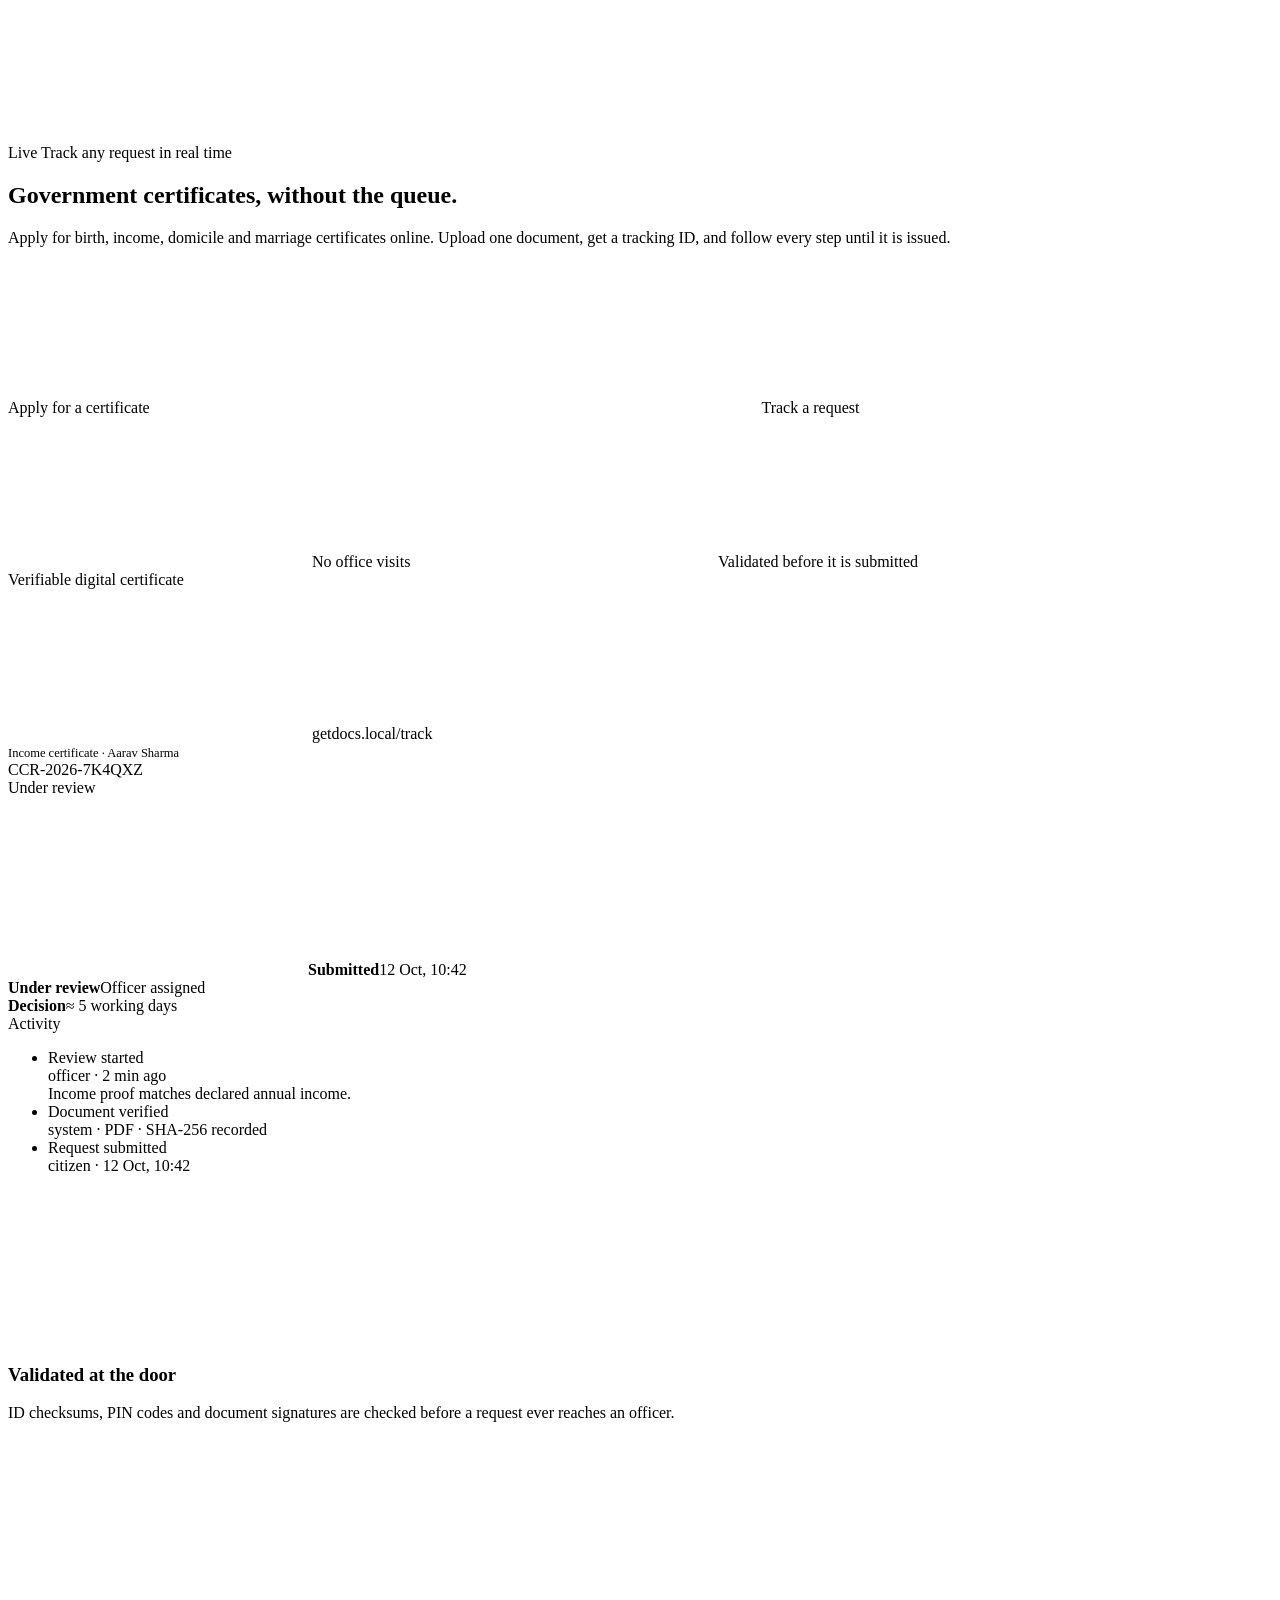
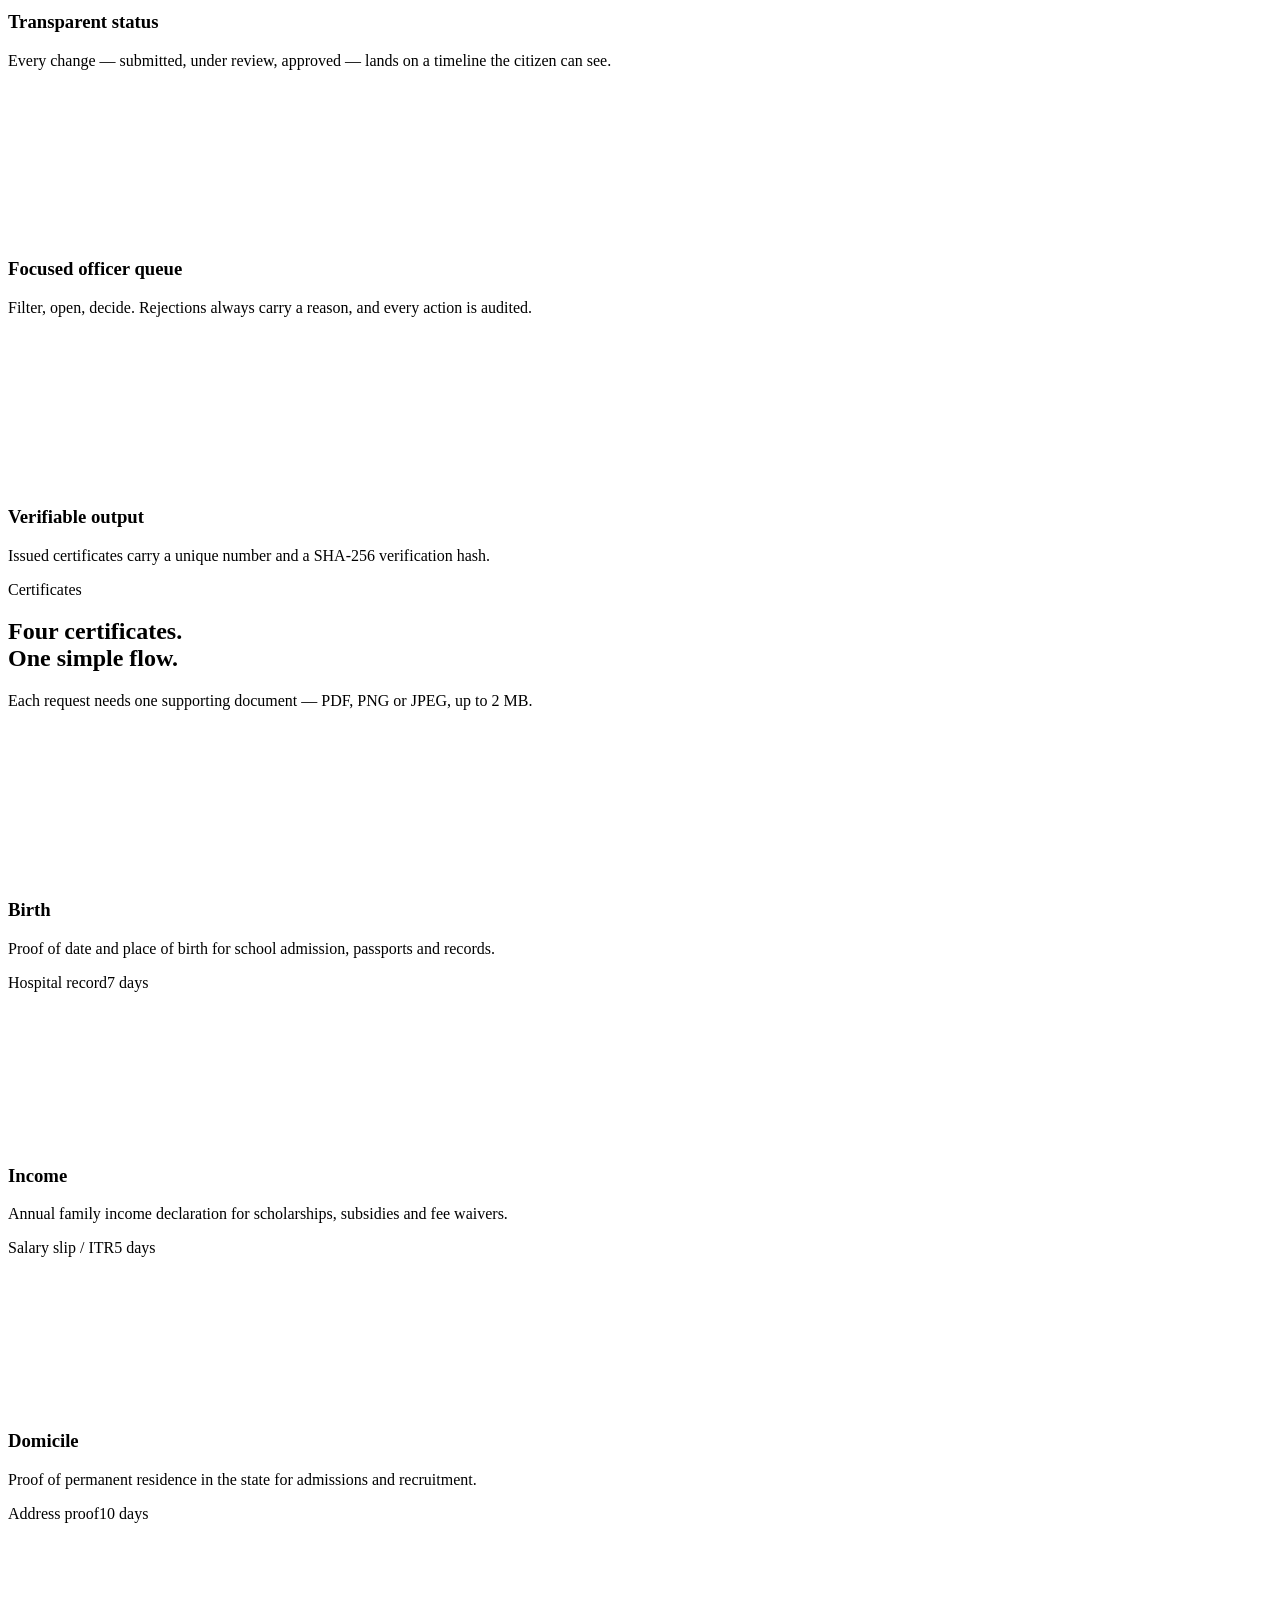
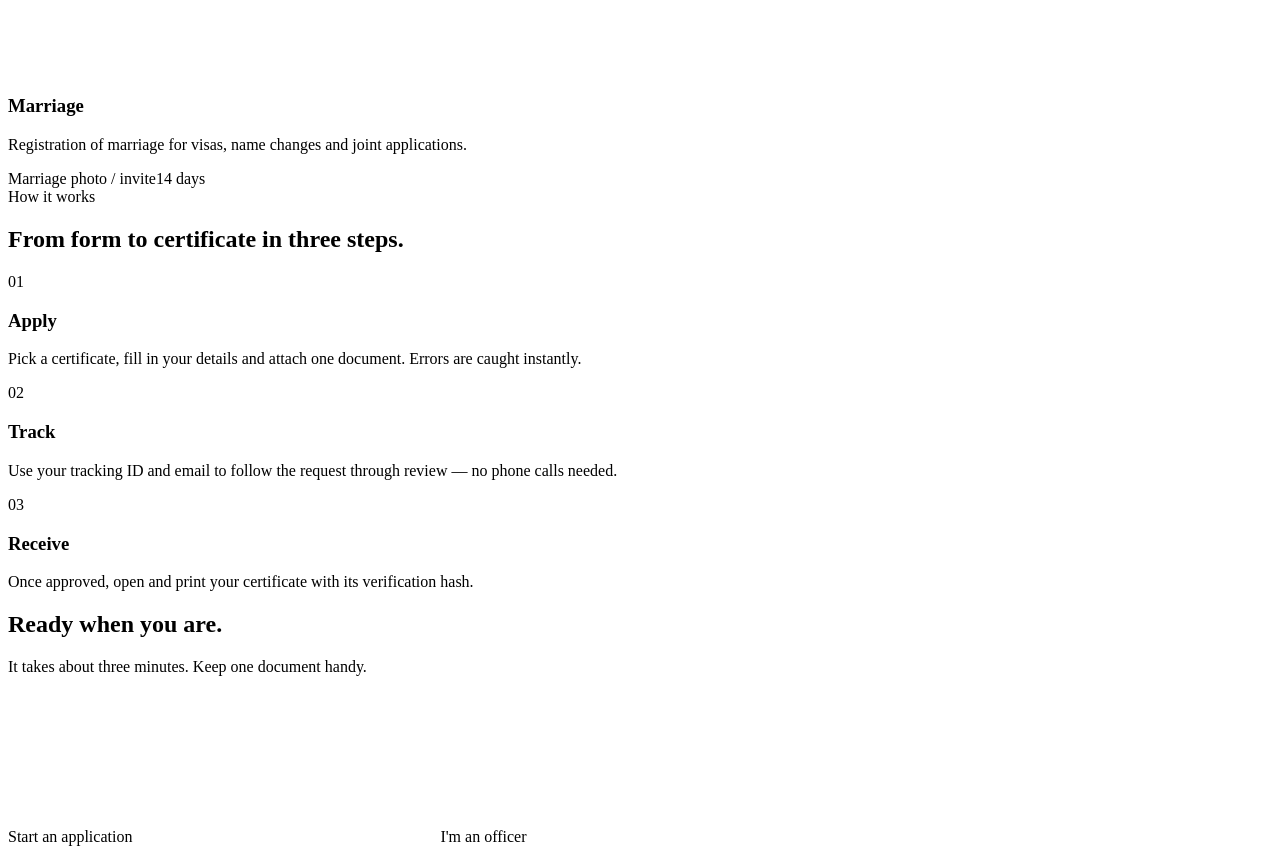
<file: src/main/resources/templates/index.html>
<!DOCTYPE html>
<html lang="en" xmlns:th="http://www.thymeleaf.org">
<head th:replace="~{fragments/layout :: head('Certificates without the queue')}"></head>
<body>
<th:block th:replace="~{fragments/layout :: chrome('home')}"></th:block>

<main id="main">
  <div class="container">

    <!-- Hero -->
    <section class="hero">
      <a th:href="@{/track}" class="eyebrow glass liquid fade-up" data-testid="hero-eyebrow">
        <span class="dot-tag">Live</span> Track any request in real time
        <svg class="i"><use href="#i-arrow-right"/></svg>
      </a>
      <h1 class="display fade-up d1">Government certificates, <span class="serif">without the queue.</span></h1>
      <p class="lede fade-up d2">Apply for birth, income, domicile and marriage certificates online. Upload one document,
        get a tracking ID, and follow every step until it is issued.</p>
      <div class="hero-cta fade-up d3">
        <a th:href="@{/apply}" class="btn btn-primary btn-lg" data-testid="cta-apply">Apply for a certificate <svg class="i i-shift"><use href="#i-arrow-right"/></svg></a>
        <a th:href="@{/track}" class="btn btn-glass btn-lg liquid" data-testid="cta-track"><svg class="i"><use href="#i-search"/></svg> Track a request</a>
      </div>
      <div class="hero-meta fade-up d4">
        <span><svg class="i"><use href="#i-check"/></svg> No office visits</span>
        <span><svg class="i"><use href="#i-check"/></svg> Validated before it is submitted</span>
        <span><svg class="i"><use href="#i-check"/></svg> Verifiable digital certificate</span>
      </div>

      <!-- Product showcase built from real UI primitives -->
      <div class="showcase glass rise" aria-hidden="true">
        <div class="showcase-inner">
          <div class="showcase-bar">
            <span class="lights"><i></i><i></i><i></i></span>
            <svg class="i i-sm"><use href="#i-lock"/></svg> getdocs.local/track
          </div>
          <div class="showcase-pane">
            <span class="subtle" style="font-size:12.5px">Income certificate · Aarav Sharma</span>
            <div class="ticket mono">CCR-2026-7K4QXZ</div>
            <span class="status status-UNDER_REVIEW status-lg">Under review</span>
            <div class="stepper" style="margin-top:28px">
              <div class="s done"><span class="knob"><svg class="i"><use href="#i-check"/></svg></span><strong>Submitted</strong><span>12 Oct, 10:42</span></div>
              <div class="s current"><span class="knob"></span><strong>Under review</strong><span>Officer assigned</span></div>
              <div class="s"><span class="knob"></span><strong>Decision</strong><span>≈ 5 working days</span></div>
            </div>
          </div>
          <div class="showcase-pane">
            <span class="section-label">Activity</span>
            <ul class="timeline">
              <li><span class="dot UNDER_REVIEW"></span><div class="t-title">Review started</div><div class="t-meta">officer · 2 min ago</div>
                <div class="t-note">Income proof matches declared annual income.</div></li>
              <li><span class="dot SUBMITTED"></span><div class="t-title">Document verified</div><div class="t-meta">system · PDF · SHA-256 recorded</div></li>
              <li><span class="dot SUBMITTED"></span><div class="t-title">Request submitted</div><div class="t-meta">citizen · 12 Oct, 10:42</div></li>
            </ul>
          </div>
        </div>
      </div>
    </section>

    <!-- Features -->
    <section class="features">
      <article class="feature glass" data-reveal>
        <div class="icon-tile"><svg class="i"><use href="#i-shield"/></svg></div>
        <h3>Validated at the door</h3>
        <p>ID checksums, PIN codes and document signatures are checked before a request ever reaches an officer.</p>
      </article>
      <article class="feature glass" data-reveal>
        <div class="icon-tile"><svg class="i"><use href="#i-activity"/></svg></div>
        <h3>Transparent status</h3>
        <p>Every change — submitted, under review, approved — lands on a timeline the citizen can see.</p>
      </article>
      <article class="feature glass" data-reveal>
        <div class="icon-tile"><svg class="i"><use href="#i-inbox"/></svg></div>
        <h3>Focused officer queue</h3>
        <p>Filter, open, decide. Rejections always carry a reason, and every action is audited.</p>
      </article>
      <article class="feature glass" data-reveal>
        <div class="icon-tile"><svg class="i"><use href="#i-hash"/></svg></div>
        <h3>Verifiable output</h3>
        <p>Issued certificates carry a unique number and a SHA-256 verification hash.</p>
      </article>
    </section>

    <!-- Certificate types -->
    <section class="section">
      <div class="section-head" data-reveal>
        <div>
          <span class="section-kicker">Certificates</span>
          <h2 class="section-title">Four certificates.<br><span class="serif muted">One simple flow.</span></h2>
        </div>
        <p>Each request needs one supporting document — PDF, PNG or JPEG, up to 2 MB.</p>
      </div>
      <div class="types">
        <a th:href="@{/apply(type='BIRTH')}" class="type-tile glass" data-reveal>
          <div class="icon-tile"><svg class="i"><use href="#i-baby"/></svg></div>
          <h3>Birth</h3><p>Proof of date and place of birth for school admission, passports and records.</p>
          <div class="meta"><span>Hospital record</span><span>7 days</span></div>
        </a>
        <a th:href="@{/apply(type='INCOME')}" class="type-tile glass" data-reveal>
          <div class="icon-tile"><svg class="i"><use href="#i-wallet"/></svg></div>
          <h3>Income</h3><p>Annual family income declaration for scholarships, subsidies and fee waivers.</p>
          <div class="meta"><span>Salary slip / ITR</span><span>5 days</span></div>
        </a>
        <a th:href="@{/apply(type='DOMICILE')}" class="type-tile glass" data-reveal>
          <div class="icon-tile"><svg class="i"><use href="#i-home"/></svg></div>
          <h3>Domicile</h3><p>Proof of permanent residence in the state for admissions and recruitment.</p>
          <div class="meta"><span>Address proof</span><span>10 days</span></div>
        </a>
        <a th:href="@{/apply(type='MARRIAGE')}" class="type-tile glass" data-reveal>
          <div class="icon-tile"><svg class="i"><use href="#i-heart"/></svg></div>
          <h3>Marriage</h3><p>Registration of marriage for visas, name changes and joint applications.</p>
          <div class="meta"><span>Marriage photo / invite</span><span>14 days</span></div>
        </a>
      </div>
    </section>

    <!-- How it works -->
    <section class="section">
      <div class="section-head" data-reveal>
        <div>
          <span class="section-kicker">How it works</span>
          <h2 class="section-title">From form to certificate in three steps.</h2>
        </div>
      </div>
      <ol class="steps" style="padding:0;margin:0;list-style:none">
        <li class="step glass" data-reveal><span class="num">01</span><h3>Apply</h3><p>Pick a certificate, fill in your details and attach one document. Errors are caught instantly.</p></li>
        <li class="step glass" data-reveal><span class="num">02</span><h3>Track</h3><p>Use your tracking ID and email to follow the request through review — no phone calls needed.</p></li>
        <li class="step glass" data-reveal><span class="num">03</span><h3>Receive</h3><p>Once approved, open and print your certificate with its verification hash.</p></li>
      </ol>
    </section>

    <!-- CTA band -->
    <section class="cta-band gradient-surface" data-reveal>
      <h2>Ready when you are.</h2>
      <p>It takes about three minutes. Keep one document handy.</p>
      <div class="row" style="justify-content:center">
        <a th:href="@{/apply}" class="btn btn-primary btn-lg">Start an application <svg class="i i-shift"><use href="#i-arrow-right"/></svg></a>
        <a th:href="@{/officer/login}" class="btn btn-glass btn-lg">I'm an officer</a>
      </div>
    </section>
  </div>
</main>

<footer th:replace="~{fragments/layout :: footer}"></footer>
<th:block th:replace="~{fragments/layout :: scripts}"></th:block>
</body>
</html>
</file>
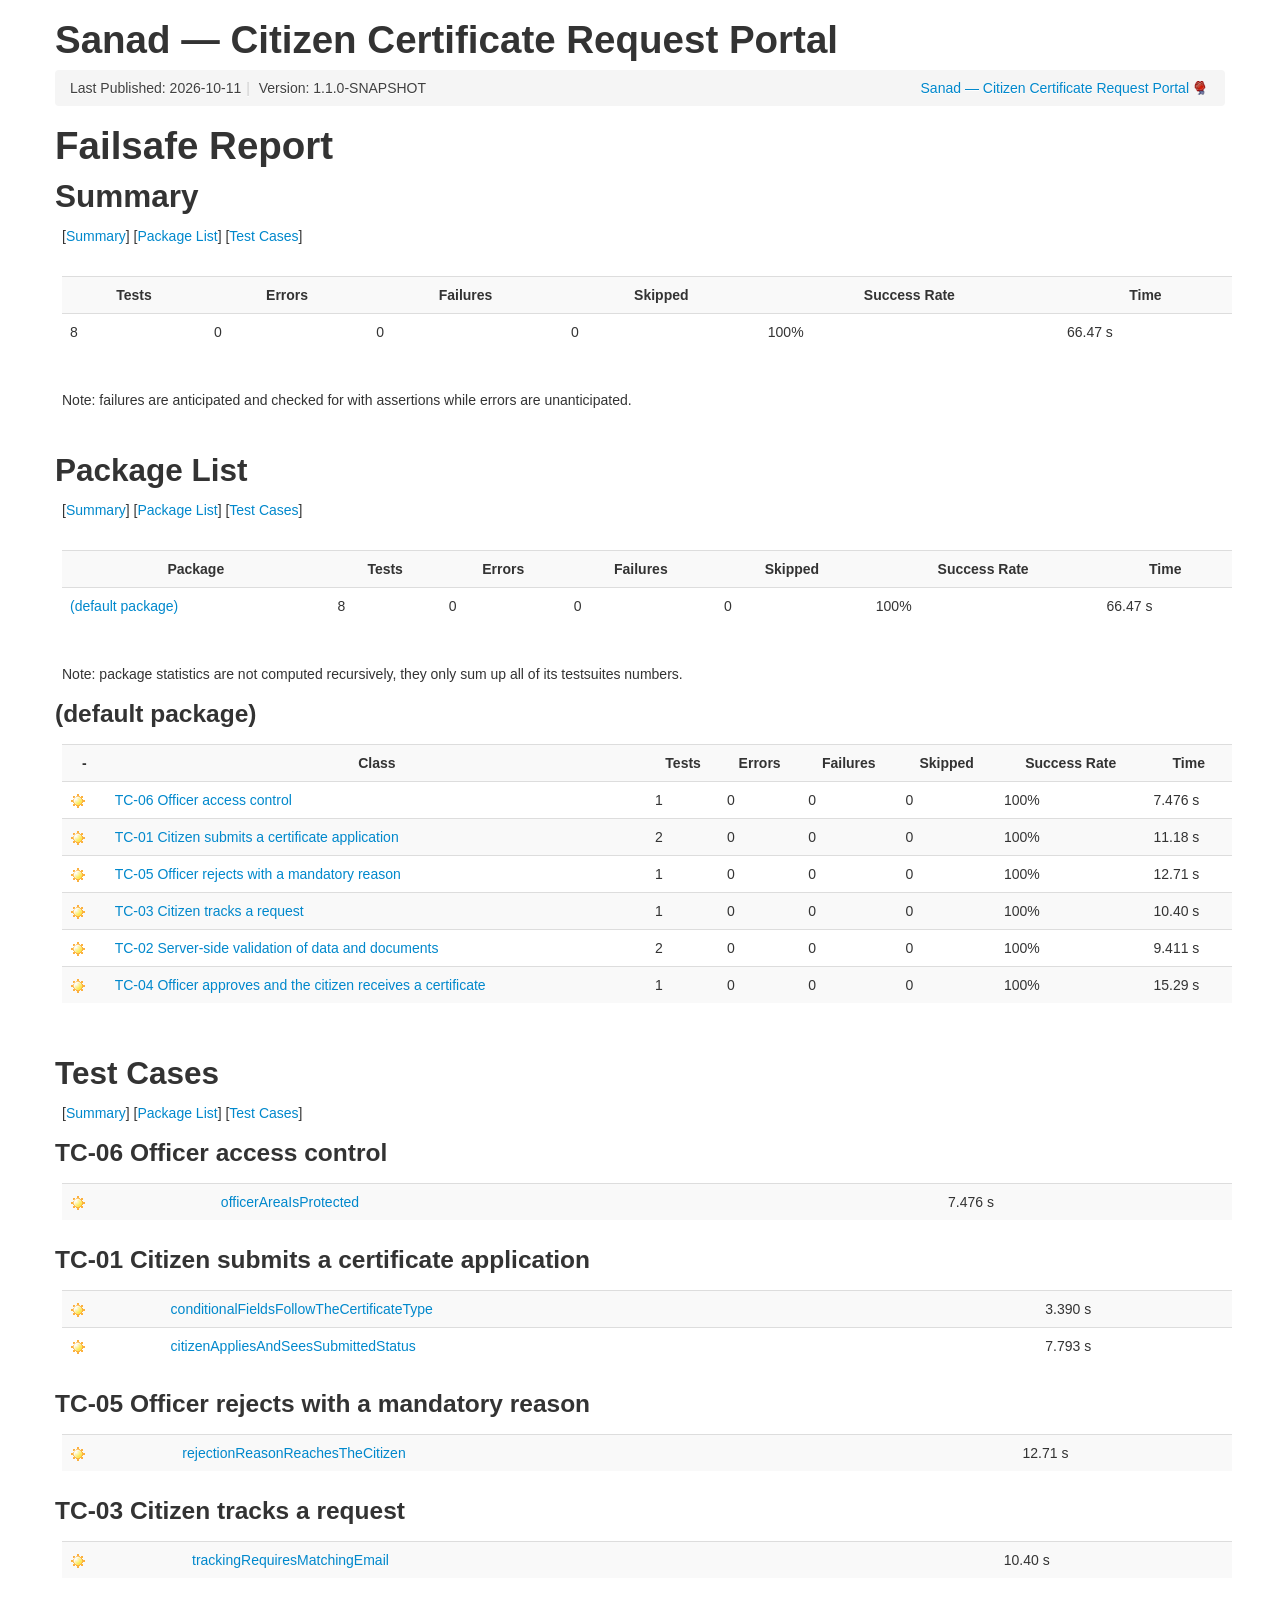
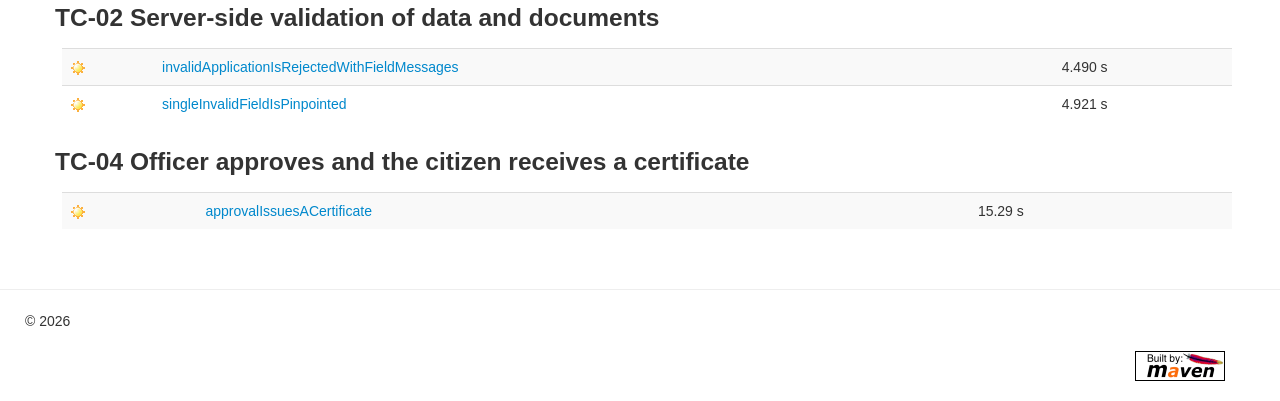
<file: docs/evidence/phase-09-selenium/report/failsafe.html>
<!DOCTYPE html>


<!--
 | Generated by Apache Maven Doxia Site Renderer 2.0.0 from org.apache.maven.plugins:maven-surefire-report-plugin:3.6.0:failsafe-report-only at 2026-10-11
 | Rendered using Apache Maven Fluido Skin 2.0.0-M9
-->
<html xmlns="http://www.w3.org/1999/xhtml" lang="en">
  <head>
    <meta charset="UTF-8" />
    <meta name="viewport" content="width=device-width, initial-scale=1" />
    <meta name="generator" content="Apache Maven Doxia Site Renderer 2.0.0" />
    <title>Failsafe Report – Sanad — Citizen Certificate Request Portal</title>
    <link rel="stylesheet" href="./css/apache-maven-fluido-2.0.0-M9.min.css" />
    <link rel="stylesheet" href="./css/site.css" />
    <link rel="stylesheet" href="./css/print.css" media="print" />
    <script src="./js/apache-maven-fluido-2.0.0-M9.min.js"></script>
  </head>
  <body>
    <div class="container container-top">
      <header>
        <div id="banner">
          <div class="pull-left"><div id="bannerLeft"><h1>Sanad — Citizen Certificate Request Portal</h1></div></div>
          <div class="pull-right"></div>
          <div class="clear"><hr/></div>
        </div>

        <div id="breadcrumbs">
          <ul class="breadcrumb">
        <li id="publishDate">Last Published: 2026-10-11<span class="divider">|</span>
</li>
          <li id="projectVersion">Version: 1.1.0-SNAPSHOT</li>
        <li class="pull-right"><a href="https://spring.io/projects/spring-boot/citizen-certificate-portal" class="externalLink">Sanad — Citizen Certificate Request Portal</a></li>
          </ul>
        </div>
      </header>
        <main id="bodyColumn">

<script>
function toggleDisplay(elementId) {
 var elm = document.getElementById(elementId + '-error');
 if (elm == null) {
  elm = document.getElementById(elementId + '-failure');
 }
 if (elm && typeof elm.style != "undefined") {
  if (elm.style.display == "none") {
   elm.style.display = "";
   document.getElementById(elementId + '-off').style.display = "none";
   document.getElementById(elementId + '-on').style.display = "inline";
  } else if (elm.style.display == "") {   elm.style.display = "none";
   document.getElementById(elementId + '-off').style.display = "inline";
   document.getElementById(elementId + '-on').style.display = "none";
  }
 }
 }
</script>
<section><a id="Failsafe_Report"></a>
<h1>Failsafe Report</h1><section><a id="Summary"></a>
<h2>Summary</h2>
<p>[<a href="#Summary">Summary</a>] [<a href="#Package_List">Package List</a>] [<a href="#Test_Cases">Test Cases</a>]</p><br />
<table class="table table-striped">
<tr class="a">
<th>Tests</th>
<th>Errors</th>
<th>Failures</th>
<th>Skipped</th>
<th>Success Rate</th>
<th>Time</th></tr>
<tr class="b">
<td>8</td>
<td>0</td>
<td>0</td>
<td>0</td>
<td>100%</td>
<td>66.47 s</td></tr></table><br />
<p>Note: failures are anticipated and checked for with assertions while errors are unanticipated.</p><br /></section><section><a id="Package_List"></a>
<h2>Package List</h2>
<p>[<a href="#Summary">Summary</a>] [<a href="#Package_List">Package List</a>] [<a href="#Test_Cases">Test Cases</a>]</p><br />
<table class="table table-striped">
<tr class="a">
<th>Package</th>
<th>Tests</th>
<th>Errors</th>
<th>Failures</th>
<th>Skipped</th>
<th>Success Rate</th>
<th>Time</th></tr>
<tr class="b">
<td><a href="#a.28default_package.29">(default package)</a></td>
<td>8</td>
<td>0</td>
<td>0</td>
<td>0</td>
<td>100%</td>
<td>66.47 s</td></tr></table><br />
<p>Note: package statistics are not computed recursively, they only sum up all of its testsuites numbers.</p><section><a id="a.28default_package.29"></a>
<h3>(default package)</h3>
<table class="table table-striped">
<tr class="a">
<th>-</th>
<th>Class</th>
<th>Tests</th>
<th>Errors</th>
<th>Failures</th>
<th>Skipped</th>
<th>Success Rate</th>
<th>Time</th></tr>
<tr class="b">
<td><a href="#TC-06 Officer access control"><img src="images/icon_success_sml.gif" /></a></td>
<td><a href="#TC-06 Officer access control">TC-06 Officer access control</a></td>
<td>1</td>
<td>0</td>
<td>0</td>
<td>0</td>
<td>100%</td>
<td>7.476 s</td></tr>
<tr class="a">
<td><a href="#TC-01 Citizen submits a certificate application"><img src="images/icon_success_sml.gif" /></a></td>
<td><a href="#TC-01 Citizen submits a certificate application">TC-01 Citizen submits a certificate application</a></td>
<td>2</td>
<td>0</td>
<td>0</td>
<td>0</td>
<td>100%</td>
<td>11.18 s</td></tr>
<tr class="b">
<td><a href="#TC-05 Officer rejects with a mandatory reason"><img src="images/icon_success_sml.gif" /></a></td>
<td><a href="#TC-05 Officer rejects with a mandatory reason">TC-05 Officer rejects with a mandatory reason</a></td>
<td>1</td>
<td>0</td>
<td>0</td>
<td>0</td>
<td>100%</td>
<td>12.71 s</td></tr>
<tr class="a">
<td><a href="#TC-03 Citizen tracks a request"><img src="images/icon_success_sml.gif" /></a></td>
<td><a href="#TC-03 Citizen tracks a request">TC-03 Citizen tracks a request</a></td>
<td>1</td>
<td>0</td>
<td>0</td>
<td>0</td>
<td>100%</td>
<td>10.40 s</td></tr>
<tr class="b">
<td><a href="#TC-02 Server-side validation of data and documents"><img src="images/icon_success_sml.gif" /></a></td>
<td><a href="#TC-02 Server-side validation of data and documents">TC-02 Server-side validation of data and documents</a></td>
<td>2</td>
<td>0</td>
<td>0</td>
<td>0</td>
<td>100%</td>
<td>9.411 s</td></tr>
<tr class="a">
<td><a href="#TC-04 Officer approves and the citizen receives a certificate"><img src="images/icon_success_sml.gif" /></a></td>
<td><a href="#TC-04 Officer approves and the citizen receives a certificate">TC-04 Officer approves and the citizen receives a certificate</a></td>
<td>1</td>
<td>0</td>
<td>0</td>
<td>0</td>
<td>100%</td>
<td>15.29 s</td></tr></table></section><br /></section><section><a id="Test_Cases"></a>
<h2>Test Cases</h2>
<p>[<a href="#Summary">Summary</a>] [<a href="#Package_List">Package List</a>] [<a href="#Test_Cases">Test Cases</a>]</p><section><a id="TC-06_Officer_access_control"></a>
<h3>TC-06 Officer access control</h3>
<table class="table table-striped">
<tr class="a">
<td><img src="images/icon_success_sml.gif" /></td>
<td><a id="TC_TC-06_Officer_access_control.officerAreaIsProtected">officerAreaIsProtected</a></td>
<td>7.476 s</td></tr></table></section><section><a id="TC-01_Citizen_submits_a_certificate_application"></a>
<h3>TC-01 Citizen submits a certificate application</h3>
<table class="table table-striped">
<tr class="a">
<td><img src="images/icon_success_sml.gif" /></td>
<td><a id="TC_TC-01_Citizen_submits_a_certificate_application.conditionalFieldsFollowTheCertificateType">conditionalFieldsFollowTheCertificateType</a></td>
<td>3.390 s</td></tr>
<tr class="b">
<td><img src="images/icon_success_sml.gif" /></td>
<td><a id="TC_TC-01_Citizen_submits_a_certificate_application.citizenAppliesAndSeesSubmittedStatus">citizenAppliesAndSeesSubmittedStatus</a></td>
<td>7.793 s</td></tr></table></section><section><a id="TC-05_Officer_rejects_with_a_mandatory_reason"></a>
<h3>TC-05 Officer rejects with a mandatory reason</h3>
<table class="table table-striped">
<tr class="a">
<td><img src="images/icon_success_sml.gif" /></td>
<td><a id="TC_TC-05_Officer_rejects_with_a_mandatory_reason.rejectionReasonReachesTheCitizen">rejectionReasonReachesTheCitizen</a></td>
<td>12.71 s</td></tr></table></section><section><a id="TC-03_Citizen_tracks_a_request"></a>
<h3>TC-03 Citizen tracks a request</h3>
<table class="table table-striped">
<tr class="a">
<td><img src="images/icon_success_sml.gif" /></td>
<td><a id="TC_TC-03_Citizen_tracks_a_request.trackingRequiresMatchingEmail">trackingRequiresMatchingEmail</a></td>
<td>10.40 s</td></tr></table></section><section><a id="TC-02_Server-side_validation_of_data_and_documents"></a>
<h3>TC-02 Server-side validation of data and documents</h3>
<table class="table table-striped">
<tr class="a">
<td><img src="images/icon_success_sml.gif" /></td>
<td><a id="TC_TC-02_Server-side_validation_of_data_and_documents.invalidApplicationIsRejectedWithFieldMessages">invalidApplicationIsRejectedWithFieldMessages</a></td>
<td>4.490 s</td></tr>
<tr class="b">
<td><img src="images/icon_success_sml.gif" /></td>
<td><a id="TC_TC-02_Server-side_validation_of_data_and_documents.singleInvalidFieldIsPinpointed">singleInvalidFieldIsPinpointed</a></td>
<td>4.921 s</td></tr></table></section><section><a id="TC-04_Officer_approves_and_the_citizen_receives_a_certificate"></a>
<h3>TC-04 Officer approves and the citizen receives a certificate</h3>
<table class="table table-striped">
<tr class="a">
<td><img src="images/icon_success_sml.gif" /></td>
<td><a id="TC_TC-04_Officer_approves_and_the_citizen_receives_a_certificate.approvalIssuesACertificate">approvalIssuesACertificate</a></td>
<td>15.29 s</td></tr></table></section><br /></section></section>
        </main>
    </div>
    <hr/>
    <footer>
      <div class="container">
        <div class="row">
            <p>©      2026
</p>
        </div>
        <p id="poweredBy" class="pull-right"><a href="https://maven.apache.org/" class="builtBy" target="_blank"><img class="builtBy" alt="Built by Maven" src="./images/logos/maven-feather.png" /></a>
</p>
      </div>
    </footer>
<script>
  if(anchors) {
    anchors.add();
  }
</script>
  </body>
</html>
</file>
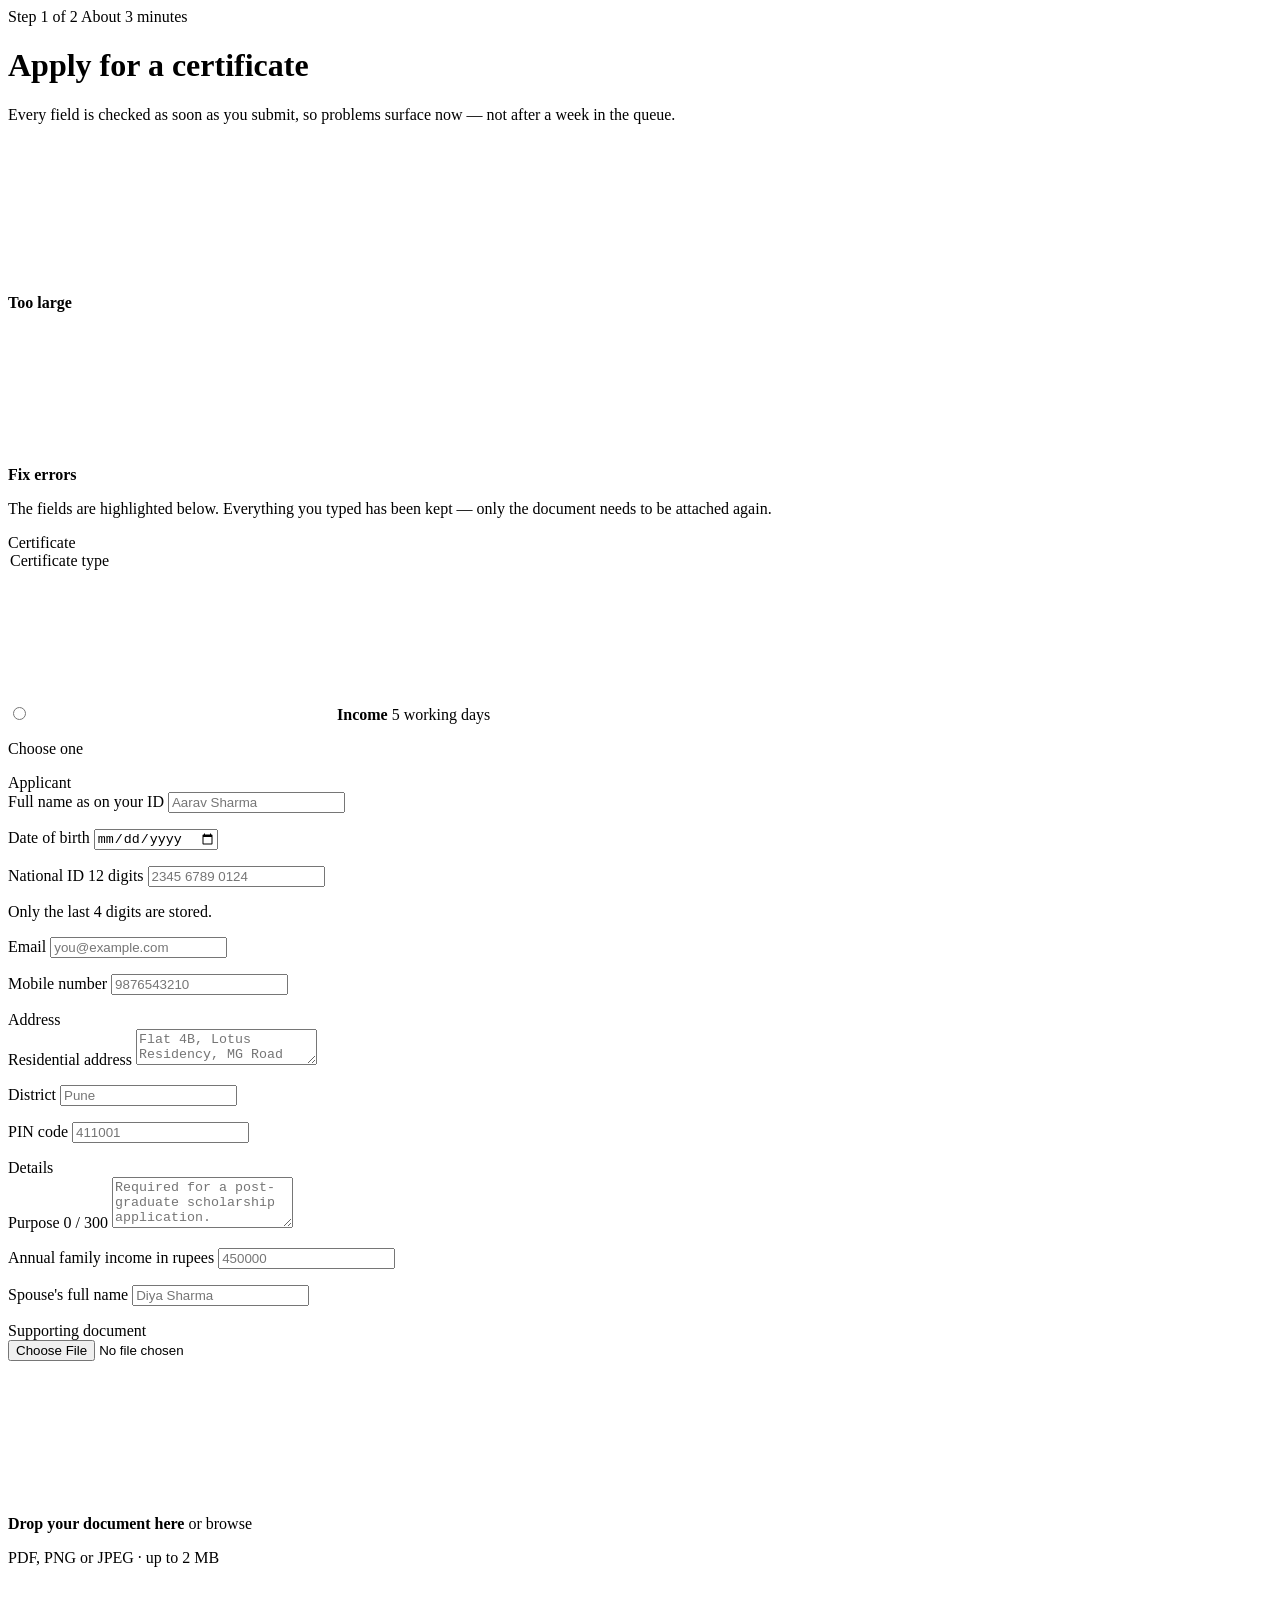
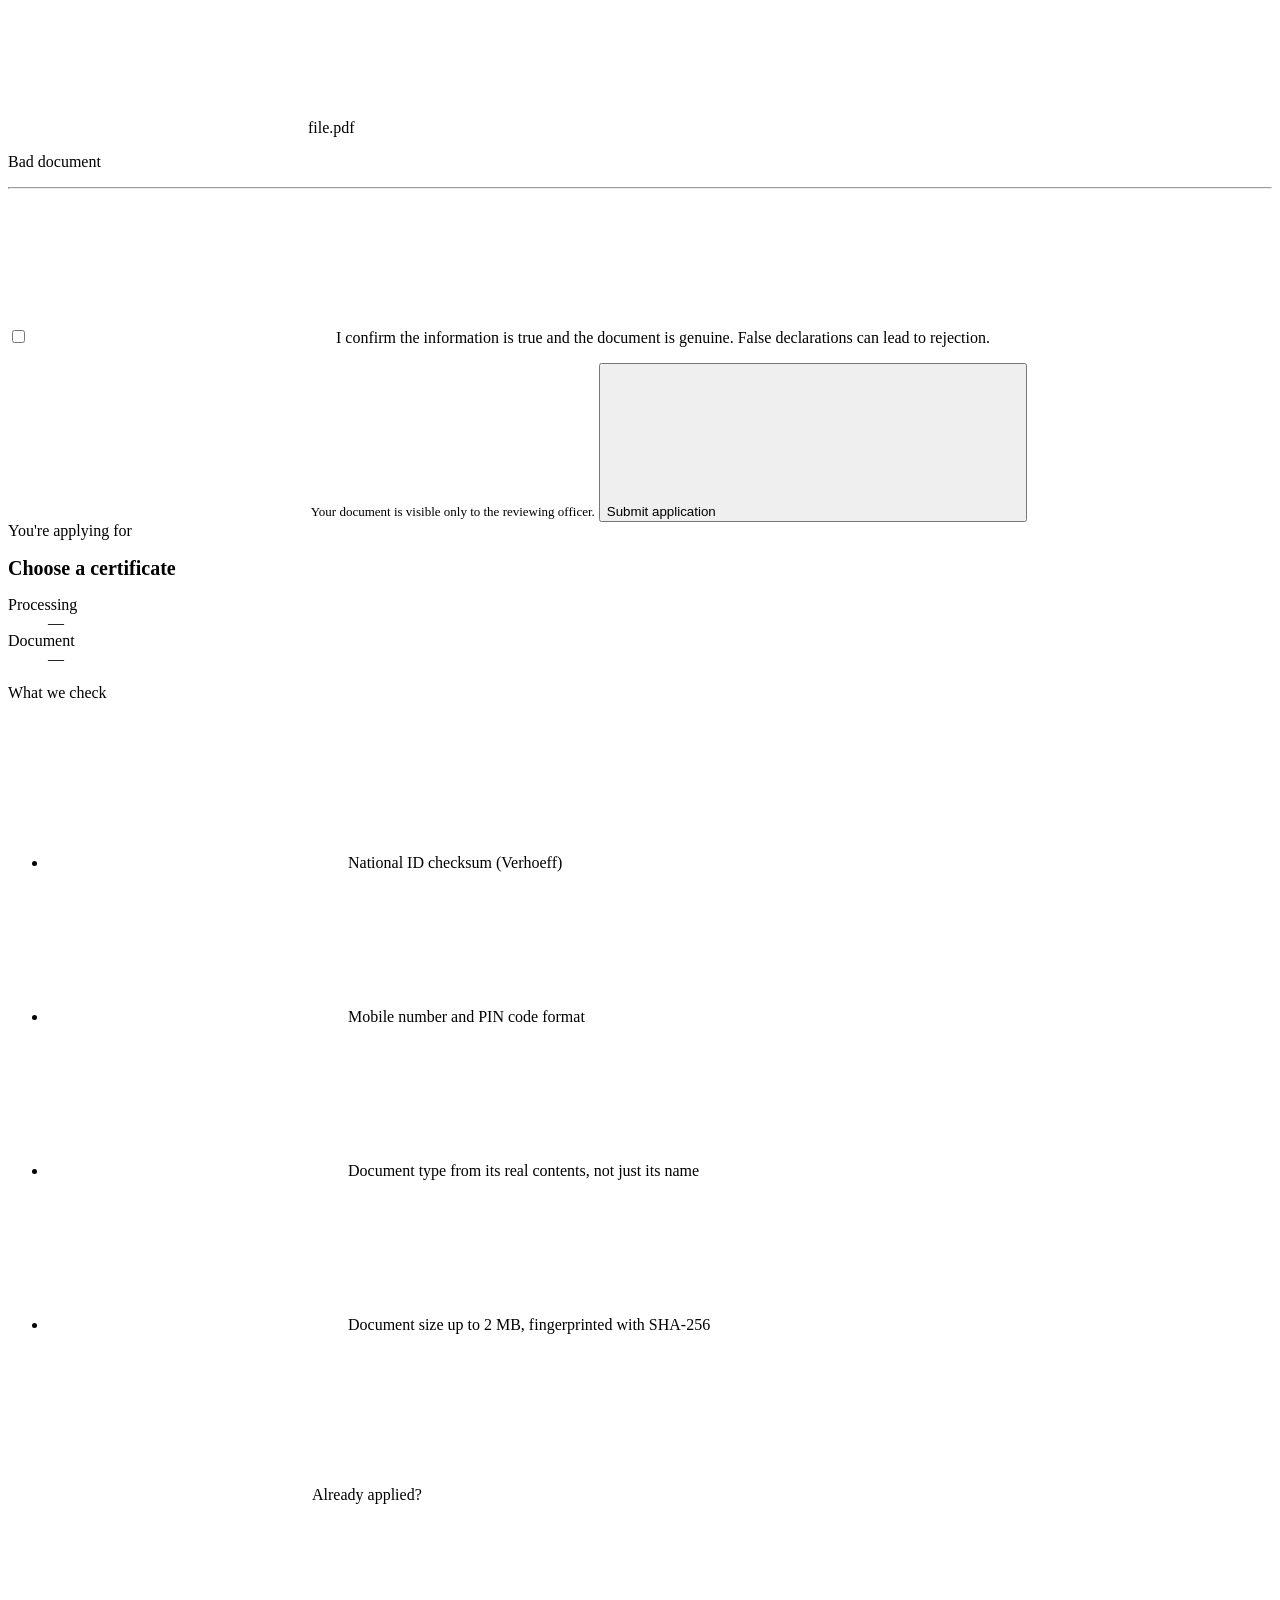
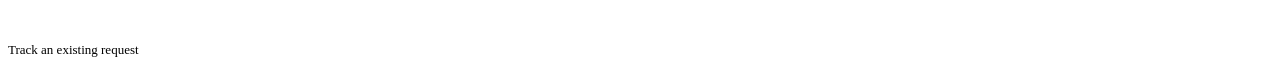
<file: src/main/resources/templates/apply.html>
<!DOCTYPE html>
<html lang="en" xmlns:th="http://www.thymeleaf.org">
<head th:replace="~{fragments/layout :: head('Apply for a certificate')}"></head>
<body>
<th:block th:replace="~{fragments/layout :: chrome('apply')}"></th:block>

<main id="main">
  <div class="container">
    <header class="page-head fade-up">
      <span class="eyebrow glass"><span class="dot-tag">Step 1 of 2</span> About 3 minutes</span>
      <h1>Apply for a <span class="serif">certificate</span></h1>
      <p class="lede">Every field is checked as soon as you submit, so problems surface now — not after a week in the queue.</p>
    </header>

    <div class="split">
      <form class="card glass stack fade-up d1" th:action="@{/apply}" th:object="${form}" method="post"
            enctype="multipart/form-data" novalidate data-apply-form data-testid="apply-form">

        <div class="alert alert-error" th:if="${uploadError != null}" role="alert" data-testid="upload-error">
          <svg class="i"><use href="#i-alert"/></svg><div><strong th:text="${uploadError}">Too large</strong></div>
        </div>
        <div class="alert alert-error" th:if="${errorCount != null}" role="alert" data-testid="form-errors">
          <svg class="i"><use href="#i-alert"/></svg>
          <div>
            <strong th:text="${errorCount == 1} ? 'One thing needs your attention' : ${errorCount} + ' things need your attention'">Fix errors</strong>
            <p>The fields are highlighted below. Everything you typed has been kept — only the document needs to be attached again.</p>
          </div>
        </div>

        <!-- 1. Certificate -->
        <section>
          <div class="section-label">Certificate</div>
          <fieldset class="field" th:classappend="${#fields.hasErrors('certificateType')} ? 'has-error'" style="border:0;padding:0;margin:0">
            <legend class="sr-only">Certificate type</legend>
            <div class="type-picker">
              <label class="type-option" th:each="t : ${types}">
                <input type="radio" name="certificateType" th:value="${t.name()}" th:id="'type-' + ${t.name()}"
                       th:checked="${form.certificateType == t}"
                       th:attr="data-label=${t.label},data-sla=${t.slaDays},data-doc=${t.requiredDocument}">
                <span class="tile">
                  <span class="icon-tile"><svg class="i"><use th:href="'#' + ${t.icon}"/></svg></span>
                  <strong th:text="${t.shortLabel}">Income</strong>
                  <span th:text="${t.slaDays} + ' working days'">5 working days</span>
                </span>
                <span class="check"><svg class="i"><use href="#i-check"/></svg></span>
              </label>
            </div>
            <p class="field-error" th:if="${#fields.hasErrors('certificateType')}" th:text="${#fields.errors('certificateType')[0]}" data-testid="error-certificateType">Choose one</p>
          </fieldset>
        </section>

        <!-- 2. Applicant -->
        <section>
          <div class="section-label">Applicant</div>
          <div class="form-grid">
            <div class="field span-2" th:classappend="${#fields.hasErrors('applicantName')} ? 'has-error'">
              <label for="applicantName">Full name <span class="opt">as on your ID</span></label>
              <input class="input" th:field="*{applicantName}" autocomplete="name" placeholder="Aarav Sharma" maxlength="100">
              <p class="field-error" th:if="${#fields.hasErrors('applicantName')}" th:text="${#fields.errors('applicantName')[0]}" data-testid="error-applicantName"></p>
            </div>
            <div class="field" th:classappend="${#fields.hasErrors('dateOfBirth')} ? 'has-error'">
              <label for="dateOfBirth">Date of birth</label>
              <input class="input" type="date" th:field="*{dateOfBirth}" autocomplete="bday">
              <p class="field-error" th:if="${#fields.hasErrors('dateOfBirth')}" th:text="${#fields.errors('dateOfBirth')[0]}" data-testid="error-dateOfBirth"></p>
            </div>
            <div class="field" th:classappend="${#fields.hasErrors('nationalId')} ? 'has-error'">
              <label for="nationalId">National ID <span class="opt">12 digits</span></label>
              <input class="input mono" th:field="*{nationalId}" inputmode="numeric" placeholder="2345 6789 0124" maxlength="14" autocomplete="off">
              <p class="field-hint" th:unless="${#fields.hasErrors('nationalId')}">Only the last 4 digits are stored.</p>
              <p class="field-error" th:if="${#fields.hasErrors('nationalId')}" th:text="${#fields.errors('nationalId')[0]}" data-testid="error-nationalId"></p>
            </div>
            <div class="field" th:classappend="${#fields.hasErrors('email')} ? 'has-error'">
              <label for="email">Email</label>
              <input class="input" type="email" th:field="*{email}" autocomplete="email" placeholder="you@example.com">
              <p class="field-error" th:if="${#fields.hasErrors('email')}" th:text="${#fields.errors('email')[0]}" data-testid="error-email"></p>
            </div>
            <div class="field" th:classappend="${#fields.hasErrors('phone')} ? 'has-error'">
              <label for="phone">Mobile number</label>
              <input class="input" type="tel" th:field="*{phone}" inputmode="numeric" autocomplete="tel-national" placeholder="9876543210" maxlength="10">
              <p class="field-error" th:if="${#fields.hasErrors('phone')}" th:text="${#fields.errors('phone')[0]}" data-testid="error-phone"></p>
            </div>
          </div>
        </section>

        <!-- 3. Address -->
        <section>
          <div class="section-label">Address</div>
          <div class="form-grid">
            <div class="field span-2" th:classappend="${#fields.hasErrors('address')} ? 'has-error'">
              <label for="address">Residential address</label>
              <textarea class="textarea" th:field="*{address}" rows="2" maxlength="300" autocomplete="street-address" placeholder="Flat 4B, Lotus Residency, MG Road"></textarea>
              <p class="field-error" th:if="${#fields.hasErrors('address')}" th:text="${#fields.errors('address')[0]}" data-testid="error-address"></p>
            </div>
            <div class="field" th:classappend="${#fields.hasErrors('district')} ? 'has-error'">
              <label for="district">District</label>
              <input class="input" th:field="*{district}" placeholder="Pune" maxlength="60">
              <p class="field-error" th:if="${#fields.hasErrors('district')}" th:text="${#fields.errors('district')[0]}" data-testid="error-district"></p>
            </div>
            <div class="field" th:classappend="${#fields.hasErrors('pinCode')} ? 'has-error'">
              <label for="pinCode">PIN code</label>
              <input class="input mono" th:field="*{pinCode}" inputmode="numeric" placeholder="411001" maxlength="6" autocomplete="postal-code">
              <p class="field-error" th:if="${#fields.hasErrors('pinCode')}" th:text="${#fields.errors('pinCode')[0]}" data-testid="error-pinCode"></p>
            </div>
          </div>
        </section>

        <!-- 4. Details -->
        <section>
          <div class="section-label">Details</div>
          <div class="form-grid">
            <div class="field span-2" th:classappend="${#fields.hasErrors('purpose')} ? 'has-error'">
              <label for="purpose">Purpose <span class="counter" data-count-for="purpose">0 / 300</span></label>
              <textarea class="textarea" th:field="*{purpose}" rows="3" maxlength="300" data-count placeholder="Required for a post-graduate scholarship application."></textarea>
              <p class="field-error" th:if="${#fields.hasErrors('purpose')}" th:text="${#fields.errors('purpose')[0]}" data-testid="error-purpose"></p>
            </div>
            <div class="field span-2" data-show-for="INCOME"
                 th:classappend="(${form.certificateType == null or form.certificateType.name() != 'INCOME'} ? 'is-hidden' : '') + (${#fields.hasErrors('annualIncome')} ? ' has-error' : '')">
              <label for="annualIncome">Annual family income <span class="opt">in rupees</span></label>
              <input class="input" type="number" min="0" step="1" th:field="*{annualIncome}" placeholder="450000">
              <p class="field-error" th:if="${#fields.hasErrors('annualIncome')}" th:text="${#fields.errors('annualIncome')[0]}" data-testid="error-annualIncome"></p>
            </div>
            <div class="field span-2" data-show-for="MARRIAGE"
                 th:classappend="(${form.certificateType == null or form.certificateType.name() != 'MARRIAGE'} ? 'is-hidden' : '') + (${#fields.hasErrors('spouseName')} ? ' has-error' : '')">
              <label for="spouseName">Spouse's full name</label>
              <input class="input" th:field="*{spouseName}" placeholder="Diya Sharma" maxlength="100">
              <p class="field-error" th:if="${#fields.hasErrors('spouseName')}" th:text="${#fields.errors('spouseName')[0]}" data-testid="error-spouseName"></p>
            </div>
          </div>
        </section>

        <!-- 5. Document -->
        <section>
          <div class="section-label">Supporting document</div>
          <div class="field" th:classappend="${documentError != null} ? 'has-error'">
            <div class="dropzone" data-dropzone th:attr="data-max-bytes=${maxBytes}">
              <input type="file" id="document" name="document" accept=".pdf,.png,.jpg,.jpeg,application/pdf,image/png,image/jpeg" data-testid="document-input">
              <div class="dz-prompt">
                <div class="icon-tile"><svg class="i"><use href="#i-upload"/></svg></div>
                <strong>Drop your document here</strong> or <span class="browse">browse</span>
                <p class="field-hint" th:text="'PDF, PNG or JPEG · up to ' + ${maxSize}">PDF, PNG or JPEG · up to 2 MB</p>
              </div>
              <div class="file-chip"><svg class="i" style="color:var(--ok)"><use href="#i-file"/></svg><span data-file-name>file.pdf</span></div>
            </div>
            <p class="field-error is-hidden" data-file-error role="alert"></p>
            <p class="field-error" th:if="${documentError != null}" th:text="${documentError}" data-testid="error-document">Bad document</p>
          </div>
        </section>

        <hr class="divider" style="margin:4px 0">

        <div class="field" th:classappend="${#fields.hasErrors('declaration')} ? 'has-error'">
          <label class="checkbox">
            <input type="checkbox" th:field="*{declaration}">
            <span class="box"><svg class="i"><use href="#i-check"/></svg></span>
            <span>I confirm the information is true and the document is genuine. False declarations can lead to rejection.</span>
          </label>
          <p class="field-error" th:if="${#fields.hasErrors('declaration')}" th:text="${#fields.errors('declaration')[0]}" data-testid="error-declaration"></p>
        </div>

        <div class="row-between">
          <span class="subtle" style="font-size:13px"><svg class="i i-sm" style="display:inline;vertical-align:-3px"><use href="#i-lock"/></svg> Your document is visible only to the reviewing officer.</span>
          <button type="submit" class="btn btn-primary btn-lg" data-testid="submit-application">
            <span data-btn-label>Submit application</span> <svg class="i i-shift"><use href="#i-arrow-right"/></svg>
          </button>
        </div>
      </form>

      <!-- Summary rail -->
      <aside class="stack sticky fade-up d2">
        <div class="card card-sm glass">
          <div class="section-label" style="margin-bottom:10px">You're applying for</div>
          <h2 style="font-size:20px" data-summary-type th:text="${form.certificateType != null} ? ${form.certificateType.label} : 'Choose a certificate'">Choose a certificate</h2>
          <dl class="kv" style="grid-template-columns:110px 1fr;margin-top:10px">
            <dt>Processing</dt><dd data-summary-sla th:text="${form.certificateType != null} ? ${form.certificateType.slaDays} + ' working days' : '—'">—</dd>
            <dt>Document</dt><dd data-summary-doc th:text="${form.certificateType != null} ? ${form.certificateType.requiredDocument} : '—'">—</dd>
          </dl>
        </div>
        <div class="card card-sm glass">
          <div class="section-label" style="margin-bottom:12px">What we check</div>
          <ul class="check-list">
            <li><svg class="i"><use href="#i-check"/></svg>National ID checksum (Verhoeff)</li>
            <li><svg class="i"><use href="#i-check"/></svg>Mobile number and PIN code format</li>
            <li><svg class="i"><use href="#i-check"/></svg>Document type from its real contents, not just its name</li>
            <li><svg class="i"><use href="#i-check"/></svg><span th:text="'Document size up to ' + ${maxSize} + ', fingerprinted with SHA-256'">Document size up to 2 MB, fingerprinted with SHA-256</span></li>
          </ul>
        </div>
        <a class="card card-sm glass row" th:href="@{/track}" style="gap:14px">
          <span class="icon-tile"><svg class="i"><use href="#i-search"/></svg></span>
          <span style="flex:1"><strong style="font-weight:500">Already applied?</strong><br><span class="subtle" style="font-size:13px">Track an existing request</span></span>
          <svg class="i subtle"><use href="#i-chevron-right"/></svg>
        </a>
      </aside>
    </div>
  </div>
</main>

<footer th:replace="~{fragments/layout :: footer}"></footer>
<th:block th:replace="~{fragments/layout :: scripts}"></th:block>
</body>
</html>
</file>
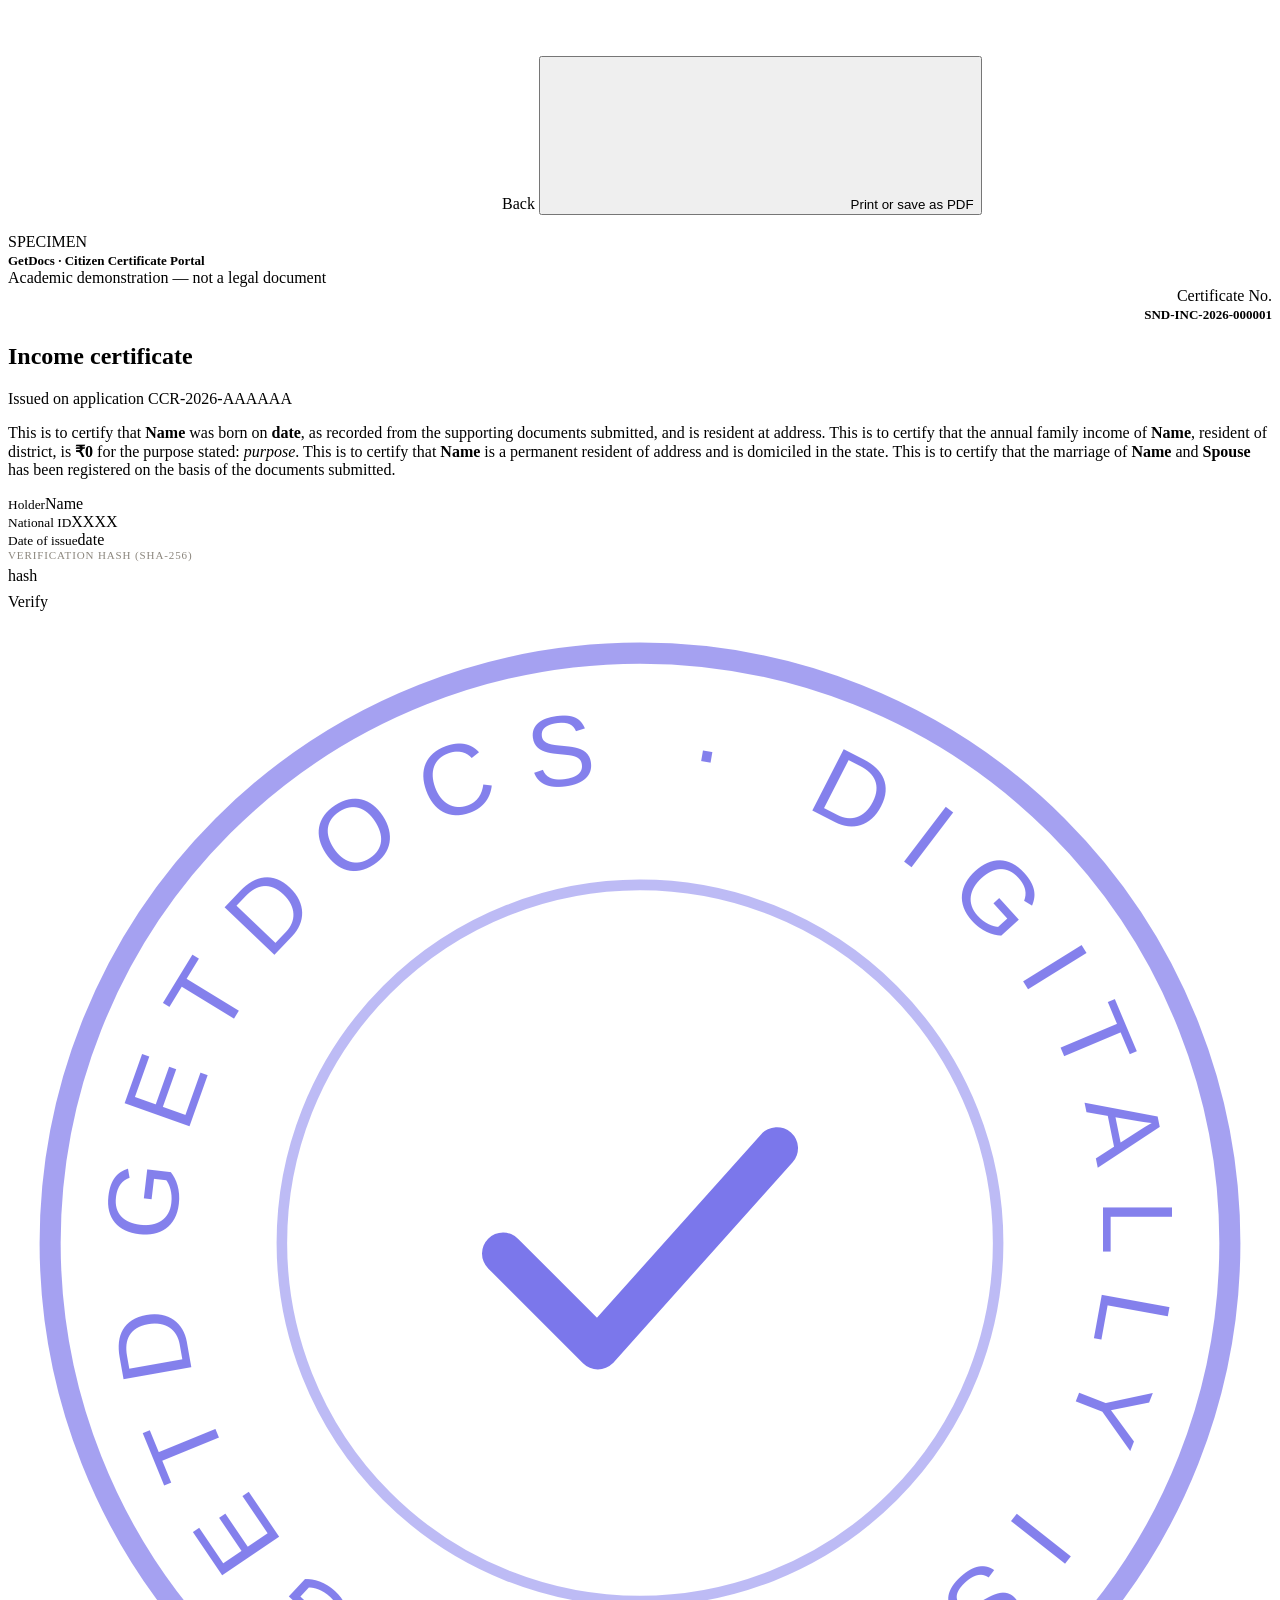
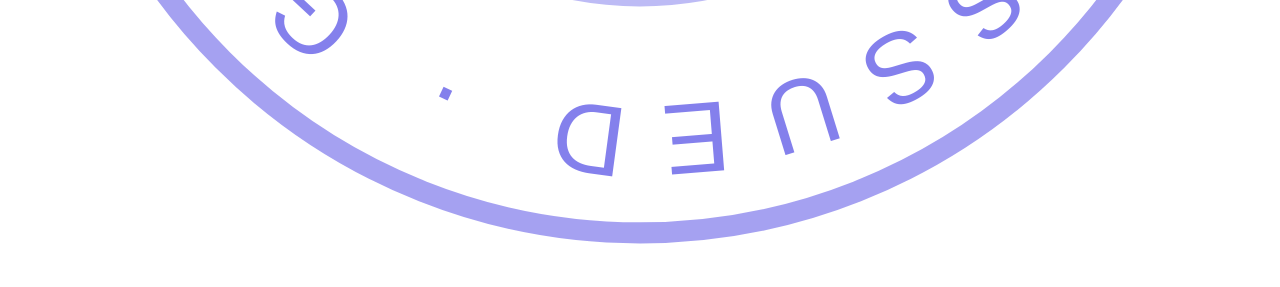
<file: src/main/resources/templates/certificate.html>
<!DOCTYPE html>
<html lang="en" xmlns:th="http://www.thymeleaf.org">
<head th:replace="~{fragments/layout :: head(${request.certificateType.label})}"></head>
<body>
<th:block th:replace="~{fragments/layout :: chrome('track')}"></th:block>
<main id="main">
  <div class="container" style="padding-top:48px">
    <div class="row-between no-print fade-up" style="max-width:860px;margin:0 auto 18px">
      <a class="btn btn-ghost btn-sm" th:href="${currentOfficer != null} ? @{/officer/requests/{id}(id=${request.trackingId})} : @{/track/{id}(id=${request.trackingId})}" style="margin-left:-12px">
        <svg class="i"><use href="#i-chevron-left"/></svg> Back</a>
      <button class="btn btn-primary btn-sm" type="button" onclick="window.print()" data-testid="print-certificate"><svg class="i"><use href="#i-printer"/></svg> Print or save as PDF</button>
    </div>

    <article class="certificate rise" data-testid="certificate">
      <span class="specimen" aria-hidden="true">SPECIMEN</span>
      <div class="cert-top">
        <div>
          <strong style="color:var(--paper-ink);font-weight:600;font-size:13px">GetDocs · Citizen Certificate Portal</strong><br>
          Academic demonstration — not a legal document
        </div>
        <div style="text-align:right">
          Certificate No.<br><strong class="mono" style="color:var(--paper-ink);font-size:13px" data-testid="cert-number" th:text="${request.certificateNumber}">SND-INC-2026-000001</strong>
        </div>
      </div>

      <h1 th:text="${request.certificateType.label}">Income certificate</h1>
      <div class="cert-sub">Issued on application <span class="mono" th:text="${request.trackingId}">CCR-2026-AAAAAA</span></div>

      <p class="cert-body" th:switch="${request.certificateType.name()}">
        <th:block th:case="'BIRTH'">This is to certify that <strong th:text="${request.applicantName}">Name</strong> was born on
          <strong th:text="${@fmt.date(request.dateOfBirth)}">date</strong>, as recorded from the supporting documents submitted,
          and is resident at <span th:text="${request.address} + ', ' + ${request.district} + ' – ' + ${request.pinCode}">address</span>.</th:block>
        <th:block th:case="'INCOME'">This is to certify that the annual family income of <strong th:text="${request.applicantName}">Name</strong>,
          resident of <span th:text="${request.district}">district</span>, is <strong th:text="${@fmt.rupees(request.annualIncome)}">₹0</strong>
          for the purpose stated: <em th:text="${@fmt.clause(request.purpose)}">purpose</em>.</th:block>
        <th:block th:case="'DOMICILE'">This is to certify that <strong th:text="${request.applicantName}">Name</strong> is a permanent resident
          of <span th:text="${request.address} + ', ' + ${request.district} + ' – ' + ${request.pinCode}">address</span> and is domiciled in the state.</th:block>
        <th:block th:case="'MARRIAGE'">This is to certify that the marriage of <strong th:text="${request.applicantName}">Name</strong> and
          <strong th:text="${request.spouseName}">Spouse</strong> has been registered on the basis of the documents submitted.</th:block>
      </p>

      <div class="cert-grid">
        <div><small>Holder</small><span th:text="${request.applicantName}">Name</span></div>
        <div><small>National ID</small><span class="mono" th:text="${request.nationalIdMasked}">XXXX</span></div>
        <div><small>Date of issue</small><span th:text="${@fmt.date(request.decidedAt)}">date</span></div>
      </div>

      <div class="cert-foot">
        <div>
          <small style="display:block;color:#8a857c;font-size:11px;letter-spacing:.08em;text-transform:uppercase;margin-bottom:6px">Verification hash (SHA-256)</small>
          <div class="hash" data-testid="cert-hash" th:text="${request.certificateHash}">hash</div>
          <div class="hash" style="margin-top:8px" th:text="'Verify: GET /api/v1/certificates/' + ${request.certificateNumber} + '/verify'">Verify</div>
        </div>
        <svg class="stamp" viewBox="0 0 120 120" aria-hidden="true">
          <defs><path id="ring" d="M60,60 m-44,0 a44,44 0 1,1 88,0 a44,44 0 1,1 -88,0"/></defs>
          <circle cx="60" cy="60" r="56" fill="none" stroke="#5b55e6" stroke-opacity=".55" stroke-width="2"/>
          <circle cx="60" cy="60" r="34" fill="none" stroke="#5b55e6" stroke-opacity=".4" stroke-width="1"/>
          <text font-family="Inter, sans-serif" font-size="9.5" letter-spacing="3" fill="#5b55e6" fill-opacity=".75">
            <textPath href="#ring">GETDOCS · DIGITALLY ISSUED · GETDOCS · DIGITALLY ISSUED ·</textPath></text>
          <path d="M47 61l9 9 17-19" fill="none" stroke="#5b55e6" stroke-opacity=".8" stroke-width="4" stroke-linecap="round" stroke-linejoin="round"/>
        </svg>
      </div>
    </article>
  </div>
</main>
<footer th:replace="~{fragments/layout :: footer}"></footer>
<th:block th:replace="~{fragments/layout :: scripts}"></th:block>
</body>
</html>
</file>
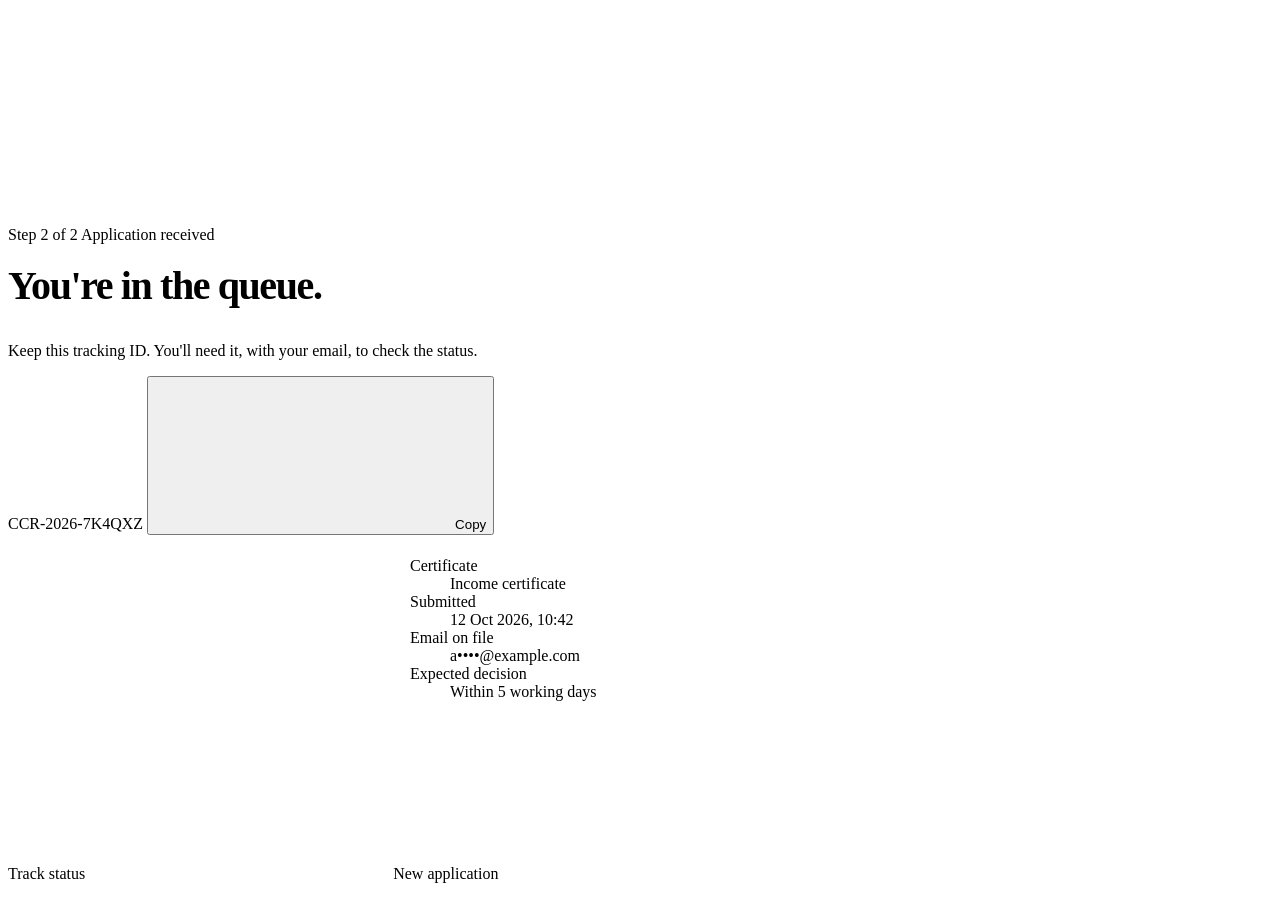
<file: src/main/resources/templates/submitted.html>
<!DOCTYPE html>
<html lang="en" xmlns:th="http://www.thymeleaf.org">
<head th:replace="~{fragments/layout :: head('Application received')}"></head>
<body>
<th:block th:replace="~{fragments/layout :: chrome('apply')}"></th:block>

<main id="main">
  <div class="container container-narrow" style="padding-top:64px">
    <section class="card glass ticket-hero fade-up" data-testid="acknowledgement">
      <div class="seal"><svg class="i"><use href="#i-check"/></svg></div>
      <span class="eyebrow glass"><span class="dot-tag">Step 2 of 2</span> Application received</span>
      <h1 style="font-size:clamp(28px,4vw,40px);letter-spacing:-.035em;margin-top:18px">You're in the queue.</h1>
      <p class="muted" style="margin-top:8px">Keep this tracking ID. You'll need it, with your email, to check the status.</p>

      <div class="ticket-id glass mono" data-testid="tracking-id-box">
        <span data-testid="tracking-id" th:text="${ack.trackingId}">CCR-2026-7K4QXZ</span>
        <button type="button" class="btn btn-ghost btn-sm copy-btn" th:attr="data-copy=${ack.trackingId}" aria-label="Copy tracking ID">
          <svg class="i"><use href="#i-copy"/></svg><span data-copy-label>Copy</span>
        </button>
      </div>

      <dl class="kv" style="max-width:460px;margin:22px auto 0;text-align:left">
        <dt>Certificate</dt><dd data-testid="ack-type" th:text="${ack.type.label}">Income certificate</dd>
        <dt>Submitted</dt><dd th:text="${@fmt.dateTime(ack.submittedAt)}">12 Oct 2026, 10:42</dd>
        <dt>Email on file</dt><dd th:text="${@fmt.maskEmail(ack.email)}">a••••@example.com</dd>
        <dt>Expected decision</dt><dd th:text="'Within ' + ${ack.type.slaDays} + ' working days'">Within 5 working days</dd>
      </dl>

      <div class="row" style="justify-content:center;margin-top:28px">
        <a class="btn btn-primary" th:href="@{/track/{id}(id=${ack.trackingId})}" data-testid="go-track">Track status <svg class="i i-shift"><use href="#i-arrow-right"/></svg></a>
        <a class="btn btn-glass" th:href="@{/apply}">New application</a>
      </div>
    </section>
  </div>
</main>

<footer th:replace="~{fragments/layout :: footer}"></footer>
<th:block th:replace="~{fragments/layout :: scripts}"></th:block>
</body>
</html>
</file>
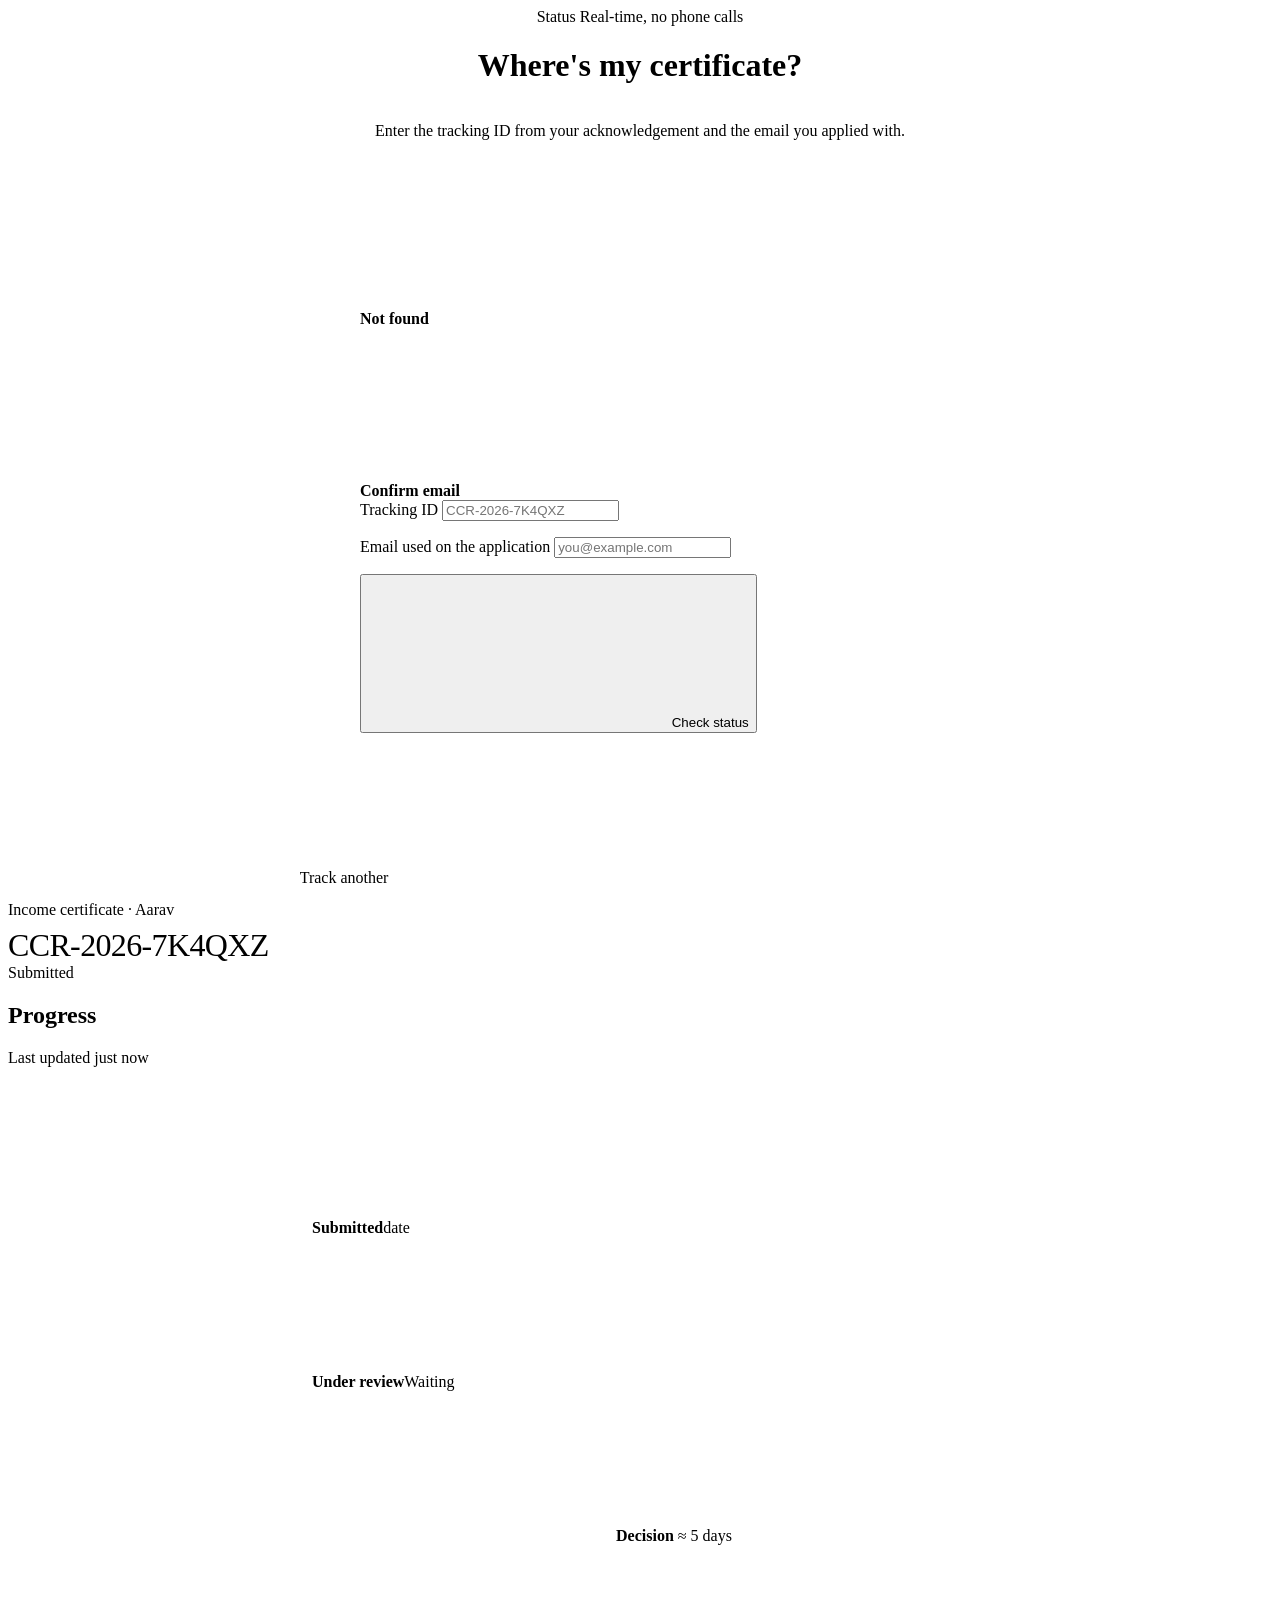
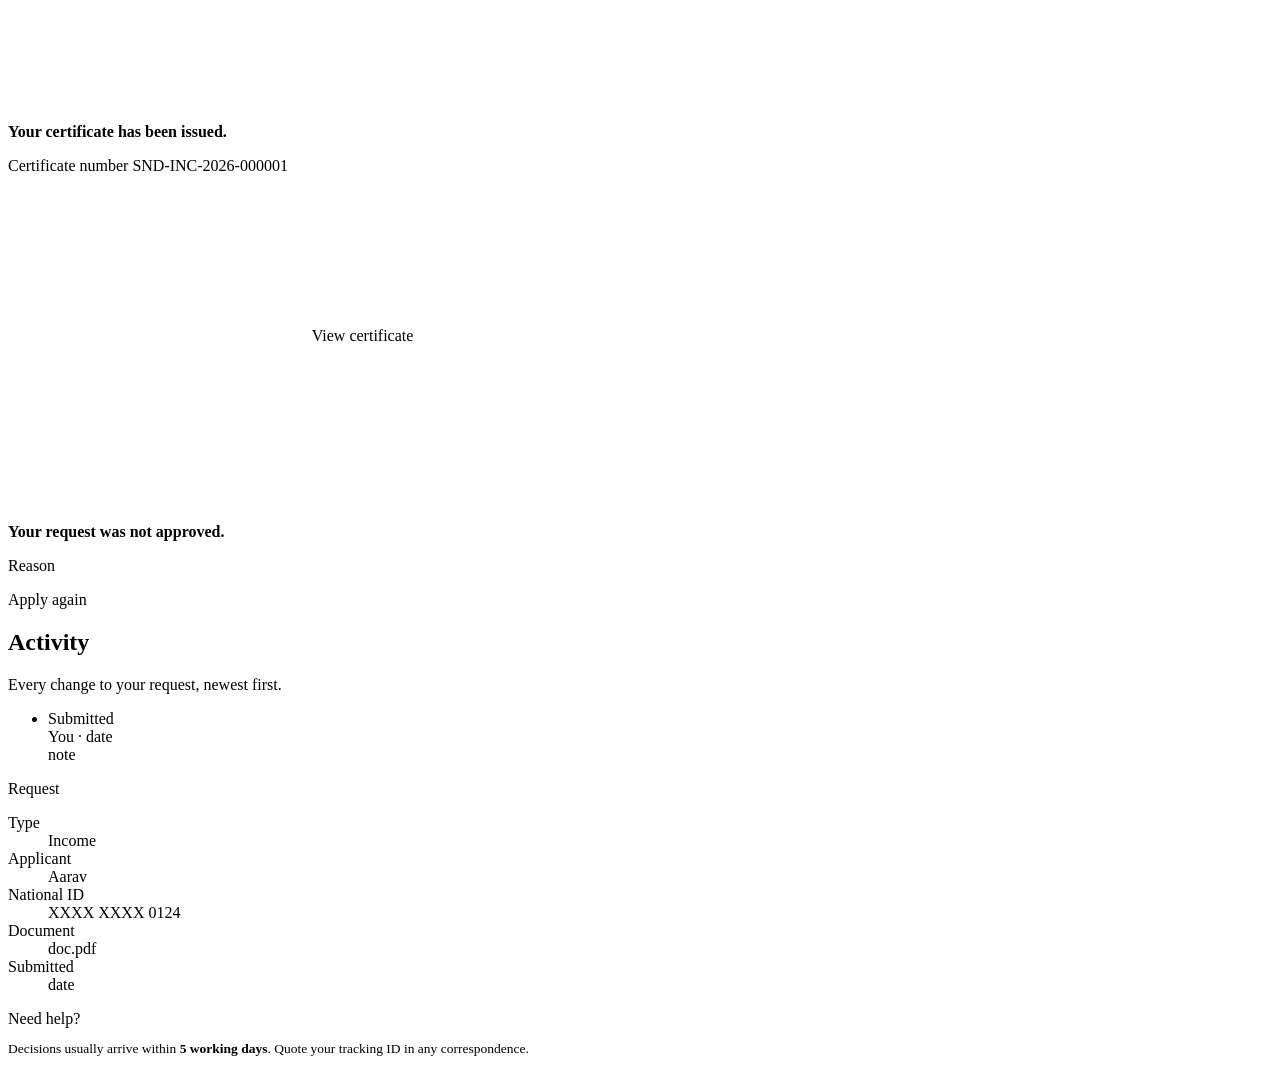
<file: src/main/resources/templates/track.html>
<!DOCTYPE html>
<html lang="en" xmlns:th="http://www.thymeleaf.org">
<head th:replace="~{fragments/layout :: head(${request != null} ? ${request.trackingId} : 'Track a request')}"></head>
<body>
<th:block th:replace="~{fragments/layout :: chrome('track')}"></th:block>

<main id="main">
  <div class="container">

    <!-- ============ Lookup form ============ -->
    <th:block th:if="${request == null}">
      <header class="page-head fade-up" style="text-align:center;display:flex;flex-direction:column;align-items:center">
        <span class="eyebrow glass"><span class="dot-tag">Status</span> Real-time, no phone calls</span>
        <h1>Where's my <span class="serif">certificate?</span></h1>
        <p class="lede">Enter the tracking ID from your acknowledgement and the email you applied with.</p>
      </header>

      <form class="card glass stack fade-up d1" style="max-width:560px;margin:0 auto" th:action="@{/track}" th:object="${trackForm}" method="post" novalidate data-testid="track-form">
        <div class="alert alert-error" th:if="${lookupError != null}" role="alert" data-testid="lookup-error">
          <svg class="i"><use href="#i-alert"/></svg><div><strong th:text="${lookupError}">Not found</strong></div>
        </div>
        <div class="alert alert-info" th:if="${lookupInfo != null}" role="status">
          <svg class="i"><use href="#i-lock"/></svg><div><strong th:text="${lookupInfo}">Confirm email</strong></div>
        </div>
        <div class="field" th:classappend="${#fields.hasErrors('trackingId')} ? 'has-error'">
          <label for="trackingId">Tracking ID</label>
          <input class="input mono" th:field="*{trackingId}" placeholder="CCR-2026-7K4QXZ" autocomplete="off" autocapitalize="characters" spellcheck="false">
          <p class="field-error" th:if="${#fields.hasErrors('trackingId')}" th:text="${#fields.errors('trackingId')[0]}" data-testid="error-trackingId"></p>
        </div>
        <div class="field" th:classappend="${#fields.hasErrors('email')} ? 'has-error'">
          <label for="email">Email used on the application</label>
          <input class="input" type="email" th:field="*{email}" placeholder="you@example.com" autocomplete="email">
          <p class="field-error" th:if="${#fields.hasErrors('email')}" th:text="${#fields.errors('email')[0]}" data-testid="error-email"></p>
        </div>
        <button type="submit" class="btn btn-primary btn-lg btn-block" data-testid="track-submit">
          <svg class="i"><use href="#i-search"/></svg> Check status
        </button>
      </form>
    </th:block>

    <!-- ============ Result ============ -->
    <th:block th:if="${request != null}" th:with="s=${request.status.name()}">
      <header class="page-head fade-up">
        <a class="btn btn-ghost btn-sm" th:href="@{/track}" style="margin-left:-12px"><svg class="i"><use href="#i-chevron-left"/></svg> Track another</a>
        <div class="row-between" style="margin-top:14px;align-items:flex-end">
          <div>
            <span class="subtle" th:text="${request.certificateType.label} + ' · ' + ${request.applicantName}">Income certificate · Aarav</span>
            <h1 class="mono" style="font-family:var(--font-mono);font-weight:500;letter-spacing:-.02em;margin:8px 0 0" data-testid="result-tracking-id" th:text="${request.trackingId}">CCR-2026-7K4QXZ</h1>
          </div>
          <span class="status status-lg" th:classappend="'status-' + ${s}" data-testid="result-status" th:text="${request.status.label}">Submitted</span>
        </div>
      </header>

      <div class="split">
        <div class="stack">
          <section class="card glass fade-up d1">
            <div class="card-head"><div><h2>Progress</h2><p th:text="'Last updated ' + ${@fmt.relative(request.updatedAt)}">Last updated just now</p></div></div>
            <div class="stepper" data-testid="stepper">
              <div class="s done">
                <span class="knob"><svg class="i"><use href="#i-check"/></svg></span>
                <strong>Submitted</strong><span th:text="${@fmt.dateTime(request.submittedAt)}">date</span>
              </div>
              <div class="s" th:classappend="${s == 'SUBMITTED'} ? '' : (${s == 'UNDER_REVIEW'} ? 'current' : 'done')">
                <span class="knob"><svg class="i" th:if="${request.status.final}"><use href="#i-check"/></svg></span>
                <strong>Under review</strong><span th:text="${s == 'SUBMITTED'} ? 'Waiting for an officer' : 'Officer assigned'">Waiting</span>
              </div>
              <div class="s" th:classappend="${s == 'APPROVED'} ? 'done ok' : (${s == 'REJECTED'} ? 'done bad' : '')">
                <span class="knob">
                  <svg class="i" th:if="${s == 'APPROVED'}"><use href="#i-check"/></svg>
                  <svg class="i" th:if="${s == 'REJECTED'}"><use href="#i-x"/></svg>
                </span>
                <strong th:text="${request.status.final} ? ${request.status.label} : 'Decision'">Decision</strong>
                <span th:text="${request.status.final} ? ${@fmt.dateTime(request.decidedAt)} : 'Within ' + ${request.certificateType.slaDays} + ' working days'">≈ 5 days</span>
              </div>
            </div>

            <div class="alert alert-success" style="margin-top:24px" th:if="${s == 'APPROVED'}" data-testid="approved-banner">
              <svg class="i"><use href="#i-shield"/></svg>
              <div>
                <strong>Your certificate has been issued.</strong>
                <p>Certificate number <span class="mono" th:text="${request.certificateNumber}">SND-INC-2026-000001</span></p>
                <a class="btn btn-success btn-sm" style="margin-top:12px" th:href="@{/certificate/{id}(id=${request.trackingId})}" data-testid="view-certificate">
                  <svg class="i"><use href="#i-file"/></svg> View certificate
                </a>
              </div>
            </div>
            <div class="alert alert-error" style="margin-top:24px" th:if="${s == 'REJECTED'}" data-testid="rejected-banner">
              <svg class="i"><use href="#i-alert"/></svg>
              <div>
                <strong>Your request was not approved.</strong>
                <p data-testid="rejection-reason" th:text="${request.decisionRemarks}">Reason</p>
                <a class="btn btn-glass btn-sm" style="margin-top:12px" th:href="@{/apply(type=${request.certificateType.name()})}">Apply again</a>
              </div>
            </div>
          </section>

          <section class="card glass fade-up d2">
            <div class="card-head"><div><h2>Activity</h2><p>Every change to your request, newest first.</p></div></div>
            <ul class="timeline" data-testid="timeline">
              <li th:each="e : ${request.historyNewestFirst}">
                <span class="dot" th:classappend="${e.toStatus.name()}"></span>
                <div class="t-title" th:text="${e.fromStatus == null} ? 'Request submitted' : ${e.toStatus.label}">Submitted</div>
                <div class="t-meta" th:text="${e.actor == 'citizen' ? 'You' : 'Reviewing officer'} + ' · ' + ${@fmt.dateTime(e.occurredAt)}">You · date</div>
                <div class="t-note" th:if="${e.remarks != null and e.fromStatus != null}" th:text="${e.remarks}">note</div>
              </li>
            </ul>
          </section>
        </div>

        <aside class="stack sticky fade-up d3">
          <div class="card card-sm glass">
            <div class="section-label" style="margin-bottom:6px">Request</div>
            <dl class="kv" style="grid-template-columns:100px 1fr">
              <dt>Type</dt><dd th:text="${request.certificateType.label}">Income</dd>
              <dt>Applicant</dt><dd th:text="${request.applicantName}">Aarav</dd>
              <dt>National ID</dt><dd class="mono" th:text="${request.nationalIdMasked}">XXXX XXXX 0124</dd>
              <dt>Document</dt><dd th:text="${request.documentName}">doc.pdf</dd>
              <dt>Submitted</dt><dd th:text="${@fmt.date(request.submittedAt)}">date</dd>
            </dl>
          </div>
          <div class="card card-sm glass">
            <div class="section-label" style="margin-bottom:10px">Need help?</div>
            <p class="muted" style="font-size:13.5px">Decisions usually arrive within <strong th:text="${request.certificateType.slaDays} + ' working days'">5 working days</strong>. Quote your tracking ID in any correspondence.</p>
          </div>
        </aside>
      </div>
    </th:block>
  </div>
</main>

<footer th:replace="~{fragments/layout :: footer}"></footer>
<th:block th:replace="~{fragments/layout :: scripts}"></th:block>
</body>
</html>
</file>
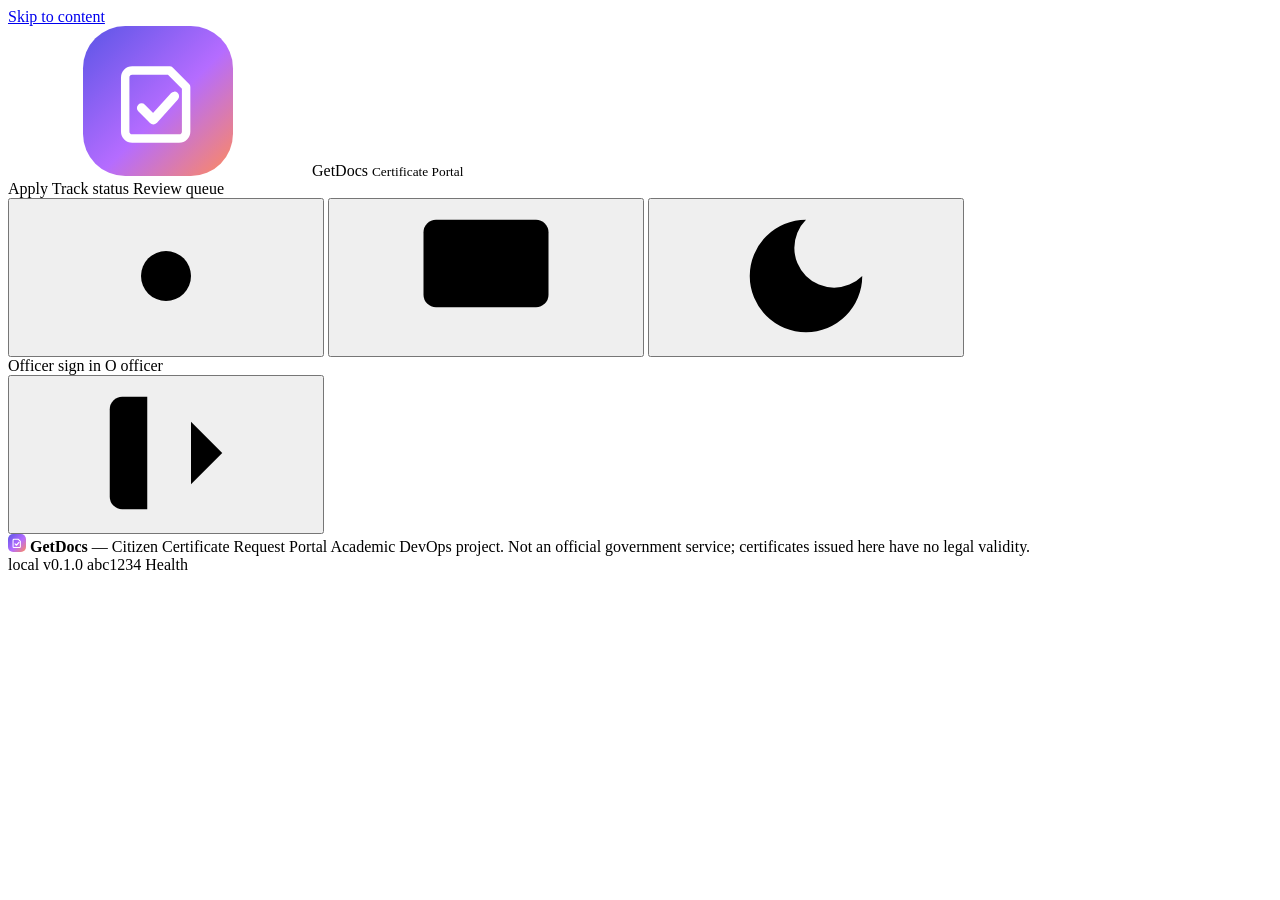
<file: src/main/resources/templates/fragments/layout.html>
<!DOCTYPE html>
<html lang="en" xmlns:th="http://www.thymeleaf.org">
<!--/* Shared page chrome. Pages compose: head(title) · chrome(active) · footer · scripts */-->

<head th:fragment="head(title)">
  <meta charset="utf-8">
  <meta name="viewport" content="width=device-width, initial-scale=1, viewport-fit=cover">
  <title th:text="${title} + ' · GetDocs'">GetDocs</title>
  <meta name="description" content="Apply for government certificates online, upload one document and track every step until it is issued.">
  <meta name="theme-color" content="#f6f5f1" media="(prefers-color-scheme: light)">
  <meta name="theme-color" content="#07080a" media="(prefers-color-scheme: dark)">
  <!-- Apply the saved theme before first paint to avoid a flash -->
  <script>try{var t=localStorage.getItem('ccrp-theme');if(t==='light'||t==='dark')document.documentElement.setAttribute('data-theme',t)}catch(e){}</script>
  <link rel="preconnect" href="https://fonts.googleapis.com">
  <link rel="preconnect" href="https://fonts.gstatic.com" crossorigin>
  <link rel="stylesheet" href="https://fonts.googleapis.com/css2?family=Inter:wght@400;500;600&family=Inter+Tight:wght@500;600;700&family=Instrument+Serif:ital@0;1&family=JetBrains+Mono:wght@400;500&display=swap">
  <link rel="stylesheet" th:href="@{/css/app.css}">
  <link rel="icon" type="image/svg+xml" th:href="@{/img/favicon.svg}">
</head>

<body>

<th:block th:fragment="chrome(active)">
  <a href="#main" class="sr-only">Skip to content</a>

  <!-- Atmosphere: drifting gradient orbs + film grain + hairline grid -->
  <div class="backdrop" aria-hidden="true">
    <div class="grid"></div>
    <span class="orb orb-1"></span><span class="orb orb-2"></span>
    <span class="orb orb-3"></span><span class="orb orb-4"></span>
    <div class="grain"></div>
  </div>

  <!-- SVG defs: refraction filter for liquid glass + icon sprite -->
  <svg width="0" height="0" style="position:absolute" aria-hidden="true" focusable="false">
    <defs>
      <filter id="liquid-lens" x="0" y="0" width="100%" height="100%" color-interpolation-filters="sRGB">
        <feTurbulence type="fractalNoise" baseFrequency="0.009 0.014" numOctaves="2" seed="11" result="noise"/>
        <feGaussianBlur in="noise" stdDeviation="2.4" result="soft"/>
        <feDisplacementMap in="SourceGraphic" in2="soft" scale="34" xChannelSelector="R" yChannelSelector="G"/>
      </filter>
      <linearGradient id="brand-grad" x1="0" y1="0" x2="1" y2="1">
        <stop offset="0" stop-color="#5b55e6"/><stop offset=".55" stop-color="#b56cff"/><stop offset="1" stop-color="#ff8a5c"/>
      </linearGradient>
    </defs>
    <symbol id="i-logo" viewBox="0 0 32 32"><rect width="32" height="32" rx="9" fill="url(#brand-grad)"/><path d="M10.5 9.5h8l3.5 3.5v9.5a1.5 1.5 0 0 1-1.5 1.5h-10A1.5 1.5 0 0 1 9 22.5v-11.5A1.5 1.5 0 0 1 10.5 9.5Z" fill="none" stroke="#fff" stroke-width="1.8" stroke-linejoin="round"/><path d="m12.5 17.5 2.5 2.5 4.5-5" fill="none" stroke="#fff" stroke-width="2" stroke-linecap="round" stroke-linejoin="round"/></symbol>
    <symbol id="i-arrow-right" viewBox="0 0 24 24"><path d="M5 12h14"/><path d="m12 5 7 7-7 7"/></symbol>
    <symbol id="i-check" viewBox="0 0 24 24"><path d="M20 6 9 17l-5-5"/></symbol>
    <symbol id="i-x" viewBox="0 0 24 24"><path d="M18 6 6 18"/><path d="m6 6 12 12"/></symbol>
    <symbol id="i-search" viewBox="0 0 24 24"><circle cx="11" cy="11" r="8"/><path d="m21 21-4.3-4.3"/></symbol>
    <symbol id="i-file" viewBox="0 0 24 24"><path d="M15 2H6a2 2 0 0 0-2 2v16a2 2 0 0 0 2 2h12a2 2 0 0 0 2-2V7Z"/><path d="M14 2v4a2 2 0 0 0 2 2h4"/><path d="M10 9H8"/><path d="M16 13H8"/><path d="M16 17H8"/></symbol>
    <symbol id="i-upload" viewBox="0 0 24 24"><path d="M21 15v4a2 2 0 0 1-2 2H5a2 2 0 0 1-2-2v-4"/><path d="m17 8-5-5-5 5"/><path d="M12 3v12"/></symbol>
    <symbol id="i-download" viewBox="0 0 24 24"><path d="M21 15v4a2 2 0 0 1-2 2H5a2 2 0 0 1-2-2v-4"/><path d="m7 10 5 5 5-5"/><path d="M12 15V3"/></symbol>
    <symbol id="i-shield" viewBox="0 0 24 24"><path d="M20 13c0 5-3.5 7.5-7.66 8.95a1 1 0 0 1-.67-.01C7.5 20.5 4 18 4 13V6a1 1 0 0 1 1-1c2 0 4.5-1.2 6.24-2.72a1.17 1.17 0 0 1 1.52 0C14.51 3.81 17 5 19 5a1 1 0 0 1 1 1z"/><path d="m9 12 2 2 4-4"/></symbol>
    <symbol id="i-clock" viewBox="0 0 24 24"><circle cx="12" cy="12" r="10"/><path d="M12 6v6l4 2"/></symbol>
    <symbol id="i-sun" viewBox="0 0 24 24"><circle cx="12" cy="12" r="4"/><path d="M12 2v2"/><path d="M12 20v2"/><path d="m4.93 4.93 1.41 1.41"/><path d="m17.66 17.66 1.41 1.41"/><path d="M2 12h2"/><path d="M20 12h2"/><path d="m6.34 17.66-1.41 1.41"/><path d="m19.07 4.93-1.41 1.41"/></symbol>
    <symbol id="i-moon" viewBox="0 0 24 24"><path d="M12 3a6 6 0 0 0 9 9 9 9 0 1 1-9-9Z"/></symbol>
    <symbol id="i-monitor" viewBox="0 0 24 24"><rect width="20" height="14" x="2" y="3" rx="2"/><path d="M8 21h8"/><path d="M12 17v4"/></symbol>
    <symbol id="i-copy" viewBox="0 0 24 24"><rect width="14" height="14" x="8" y="8" rx="2"/><path d="M4 16c-1.1 0-2-.9-2-2V4c0-1.1.9-2 2-2h10c1.1 0 2 .9 2 2"/></symbol>
    <symbol id="i-inbox" viewBox="0 0 24 24"><path d="M22 12h-6l-2 3h-4l-2-3H2"/><path d="M5.45 5.11 2 12v6a2 2 0 0 0 2 2h16a2 2 0 0 0 2-2v-6l-3.45-6.89A2 2 0 0 0 16.76 4H7.24a2 2 0 0 0-1.79 1.11z"/></symbol>
    <symbol id="i-chevron-right" viewBox="0 0 24 24"><path d="m9 18 6-6-6-6"/></symbol>
    <symbol id="i-chevron-left" viewBox="0 0 24 24"><path d="m15 18-6-6 6-6"/></symbol>
    <symbol id="i-logout" viewBox="0 0 24 24"><path d="M9 21H5a2 2 0 0 1-2-2V5a2 2 0 0 1 2-2h4"/><path d="m16 17 5-5-5-5"/><path d="M21 12H9"/></symbol>
    <symbol id="i-user" viewBox="0 0 24 24"><circle cx="12" cy="8" r="5"/><path d="M20 21a8 8 0 0 0-16 0"/></symbol>
    <symbol id="i-home" viewBox="0 0 24 24"><path d="M3 10a2 2 0 0 1 .709-1.528l7-5.999a2 2 0 0 1 2.582 0l7 5.999A2 2 0 0 1 21 10v9a2 2 0 0 1-2 2H5a2 2 0 0 1-2-2z"/><path d="M15 21v-8a1 1 0 0 0-1-1h-4a1 1 0 0 0-1 1v8"/></symbol>
    <symbol id="i-wallet" viewBox="0 0 24 24"><path d="M19 7V4a1 1 0 0 0-1-1H5a2 2 0 0 0 0 4h15a1 1 0 0 1 1 1v4h-3a2 2 0 0 0 0 4h3a1 1 0 0 0 1-1v-2a1 1 0 0 0-1-1"/><path d="M3 5v14a2 2 0 0 0 2 2h15a1 1 0 0 0 1-1v-4"/></symbol>
    <symbol id="i-heart" viewBox="0 0 24 24"><path d="M19 14c1.49-1.46 3-3.21 3-5.5A5.5 5.5 0 0 0 16.5 3c-1.76 0-3 .5-4.5 2-1.5-1.5-2.74-2-4.5-2A5.5 5.5 0 0 0 2 8.5c0 2.3 1.5 4.05 3 5.5l7 7Z"/></symbol>
    <symbol id="i-sparkle" viewBox="0 0 24 24"><path d="M9.94 15.5A2 2 0 0 0 8.5 14.06l-6.14-1.58a.5.5 0 0 1 0-.96L8.5 9.94A2 2 0 0 0 9.94 8.5l1.58-6.14a.5.5 0 0 1 .96 0l1.58 6.14a2 2 0 0 0 1.44 1.44l6.14 1.58a.5.5 0 0 1 0 .96l-6.14 1.58a2 2 0 0 0-1.44 1.44l-1.58 6.14a.5.5 0 0 1-.96 0z"/></symbol>
    <symbol id="i-alert" viewBox="0 0 24 24"><circle cx="12" cy="12" r="10"/><path d="M12 8v4"/><path d="M12 16h.01"/></symbol>
    <symbol id="i-printer" viewBox="0 0 24 24"><path d="M6 18H4a2 2 0 0 1-2-2v-5a2 2 0 0 1 2-2h16a2 2 0 0 1 2 2v5a2 2 0 0 1-2 2h-2"/><path d="M6 9V3a1 1 0 0 1 1-1h10a1 1 0 0 1 1 1v6"/><rect x="6" y="14" width="12" height="8" rx="1"/></symbol>
    <symbol id="i-activity" viewBox="0 0 24 24"><path d="M22 12h-4l-3 9L9 3l-3 9H2"/></symbol>
    <symbol id="i-lock" viewBox="0 0 24 24"><rect width="18" height="11" x="3" y="11" rx="2"/><path d="M7 11V7a5 5 0 0 1 10 0v4"/></symbol>
    <symbol id="i-hash" viewBox="0 0 24 24"><path d="M4 9h16"/><path d="M4 15h16"/><path d="M10 3 8 21"/><path d="M16 3l-2 18"/></symbol>
    <symbol id="i-eye" viewBox="0 0 24 24"><path d="M2.06 12.35a1 1 0 0 1 0-.7 10.75 10.75 0 0 1 19.88 0 1 1 0 0 1 0 .7 10.75 10.75 0 0 1-19.88 0"/><circle cx="12" cy="12" r="3"/></symbol>
    <symbol id="i-play" viewBox="0 0 24 24"><path d="M6 3l14 9-14 9z"/></symbol>
    <symbol id="i-baby" viewBox="0 0 24 24"><path d="M9 12h.01"/><path d="M15 12h.01"/><path d="M10 16c.5.3 1.2.5 2 .5s1.5-.2 2-.5"/><path d="M19 6.3a9 9 0 0 1 1.8 3.9 2 2 0 0 1 0 3.6 9 9 0 0 1-17.6 0 2 2 0 0 1 0-3.6A9 9 0 0 1 12 3c2 0 3.5 1.1 3.5 2.5s-.9 2.5-2 2.5c-.8 0-1.5-.4-1.5-1"/></symbol>
    <symbol id="i-layers" viewBox="0 0 24 24"><path d="m12.83 2.18a2 2 0 0 0-1.66 0L2.6 6.08a1 1 0 0 0 0 1.83l8.58 3.91a2 2 0 0 0 1.66 0l8.58-3.9a1 1 0 0 0 0-1.83Z"/><path d="m22 17.65-9.17 4.16a2 2 0 0 1-1.66 0L2 17.65"/><path d="m22 12.65-9.17 4.16a2 2 0 0 1-1.66 0L2 12.65"/></symbol>
  </svg>

  <div class="nav-wrap">
    <nav class="nav glass liquid" aria-label="Primary">
      <a class="brand" th:href="@{/}" aria-label="GetDocs home">
        <svg class="brand-mark" aria-hidden="true"><use href="#i-logo"/></svg>
        GetDocs <small>Certificate Portal</small>
      </a>
      <div class="nav-links">
        <a class="nav-link" th:href="@{/apply}" th:classappend="${active == 'apply'} ? 'is-active'" data-testid="nav-apply">Apply</a>
        <a class="nav-link" th:href="@{/track}" th:classappend="${active == 'track'} ? 'is-active'" data-testid="nav-track">Track<span class="label-long">&nbsp;status</span></a>
        <a class="nav-link" th:if="${currentOfficer != null}" th:href="@{/officer}" th:classappend="${active == 'officer'} ? 'is-active'" data-testid="nav-queue">Review queue</a>
      </div>
      <span class="nav-spacer"></span>
      <div class="theme-toggle" role="group" aria-label="Colour theme">
        <button type="button" data-theme-set="light" aria-pressed="false" title="Light"><svg class="i"><use href="#i-sun"/></svg></button>
        <button type="button" data-theme-set="system" aria-pressed="true" title="System"><svg class="i"><use href="#i-monitor"/></svg></button>
        <button type="button" data-theme-set="dark" aria-pressed="false" title="Dark"><svg class="i"><use href="#i-moon"/></svg></button>
      </div>
      <th:block th:if="${currentOfficer == null}">
        <a class="btn btn-primary btn-sm" th:href="@{/officer/login}" data-testid="nav-officer-login">Officer sign in</a>
      </th:block>
      <th:block th:if="${currentOfficer != null}">
        <span class="nav-user" data-testid="nav-user">
          <span class="avatar" th:text="${#strings.toUpperCase(#strings.substring(currentOfficer, 0, 1))}">O</span>
          <span class="name" th:text="${currentOfficer}">officer</span>
        </span>
        <form th:action="@{/officer/logout}" method="post">
          <button type="submit" class="btn btn-ghost btn-sm" data-testid="nav-logout" title="Sign out"><svg class="i"><use href="#i-logout"/></svg></button>
        </form>
      </th:block>
    </nav>
  </div>
</th:block>

<footer class="footer" th:fragment="footer">
  <div class="container row-between">
    <div class="stack" style="gap:6px">
      <span class="row" style="gap:8px">
        <svg class="i" style="width:18px;height:18px" aria-hidden="true"><use href="#i-logo"/></svg>
        <strong style="color:var(--text);font-weight:600">GetDocs</strong> — Citizen Certificate Request Portal
      </span>
      <span>Academic DevOps project. Not an official government service; certificates issued here have no legal validity.</span>
    </div>
    <div class="build" data-testid="build-info">
      <span class="badge env-badge" th:classappend="${'env-' + (build?.environment ?: 'local')}" th:text="${build?.environment ?: 'local'}">local</span>
      <span class="mono" th:text="'v' + ${build?.version ?: 'dev'}">v0.1.0</span>
      <span class="mono" th:if="${build?.commit != null}" th:text="${build.commit}">abc1234</span>
      <a class="health" th:href="@{/actuator/health}">Health</a>
    </div>
  </div>
</footer>

<th:block th:fragment="scripts">
  <script th:src="@{/js/app.js}" defer></script>
</th:block>

</body>
</html>
</file>
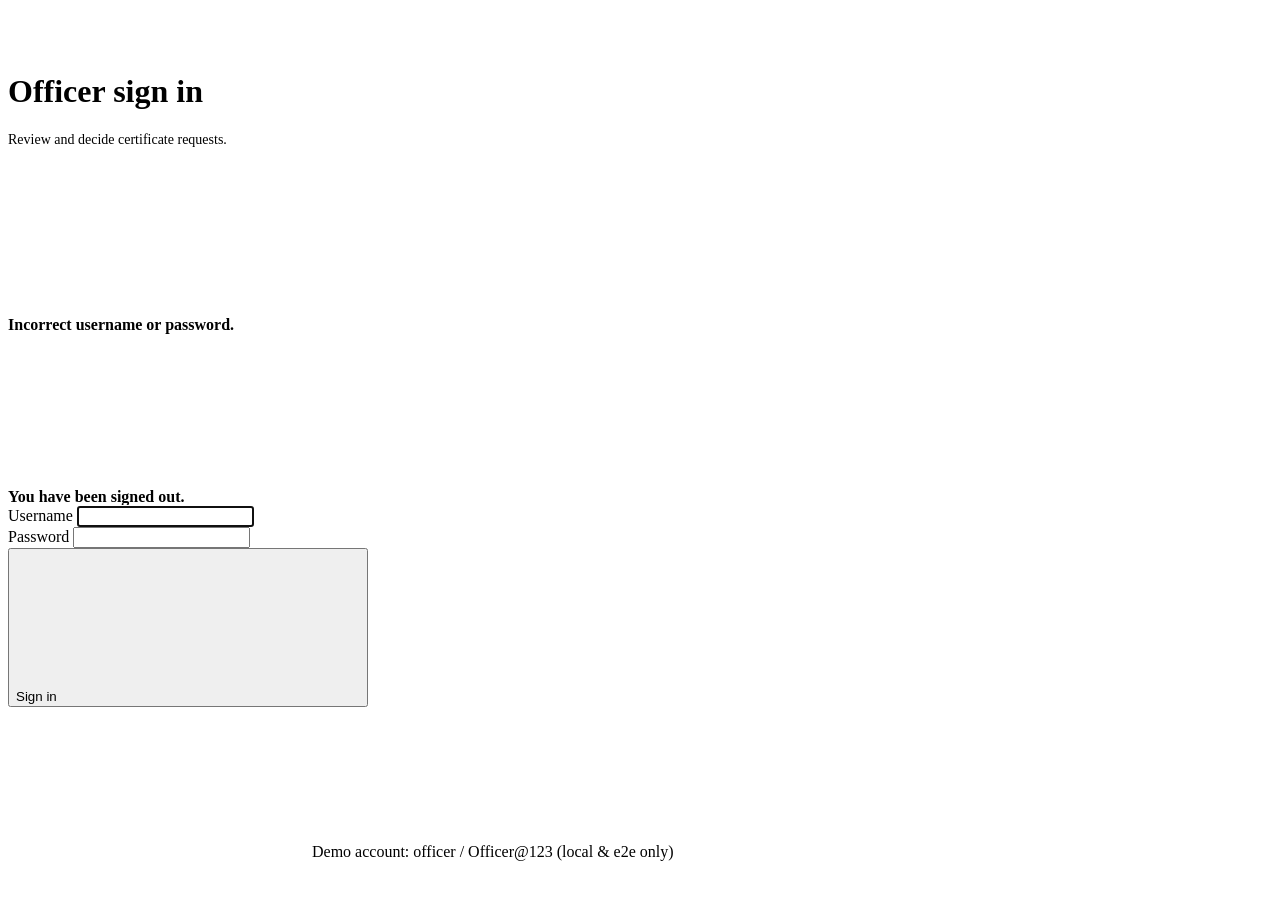
<file: src/main/resources/templates/officer/login.html>
<!DOCTYPE html>
<html lang="en" xmlns:th="http://www.thymeleaf.org">
<head th:replace="~{fragments/layout :: head('Officer sign in')}"></head>
<body>
<th:block th:replace="~{fragments/layout :: chrome('officer')}"></th:block>
<main id="main">
  <div class="container auth-wrap">
    <form class="auth-card glass stack fade-up" th:action="@{/officer/login}" method="post" data-testid="login-form">
      <div class="icon-tile" style="width:44px;height:44px;border-radius:13px"><svg class="i"><use href="#i-shield"/></svg></div>
      <div>
        <h1>Officer sign in</h1>
        <p class="muted" style="font-size:14px">Review and decide certificate requests.</p>
      </div>
      <div class="alert alert-error" th:if="${param.error != null}" role="alert" data-testid="login-error">
        <svg class="i"><use href="#i-alert"/></svg><div><strong>Incorrect username or password.</strong></div>
      </div>
      <div class="alert alert-success" th:if="${param.signedOut != null}" role="status" data-testid="signed-out">
        <svg class="i"><use href="#i-check"/></svg><div><strong>You have been signed out.</strong></div>
      </div>
      <div class="field">
        <label for="username">Username</label>
        <input class="input" id="username" name="username" autocomplete="username" required autofocus>
      </div>
      <div class="field">
        <label for="password">Password</label>
        <input class="input" id="password" name="password" type="password" autocomplete="current-password" required>
      </div>
      <button type="submit" class="btn btn-primary btn-lg btn-block" data-testid="login-submit">Sign in <svg class="i i-shift"><use href="#i-arrow-right"/></svg></button>
      <div class="demo-creds" th:if="${build?.environment == 'local' or build?.environment == 'e2e'}">
        <svg class="i i-sm"><use href="#i-lock"/></svg> Demo account:
        <span class="kbd">officer</span> / <span class="kbd">Officer@123</span>
        <span class="subtle">(local &amp; e2e only)</span>
      </div>
    </form>
  </div>
</main>
<footer th:replace="~{fragments/layout :: footer}"></footer>
<th:block th:replace="~{fragments/layout :: scripts}"></th:block>
</body>
</html>
</file>
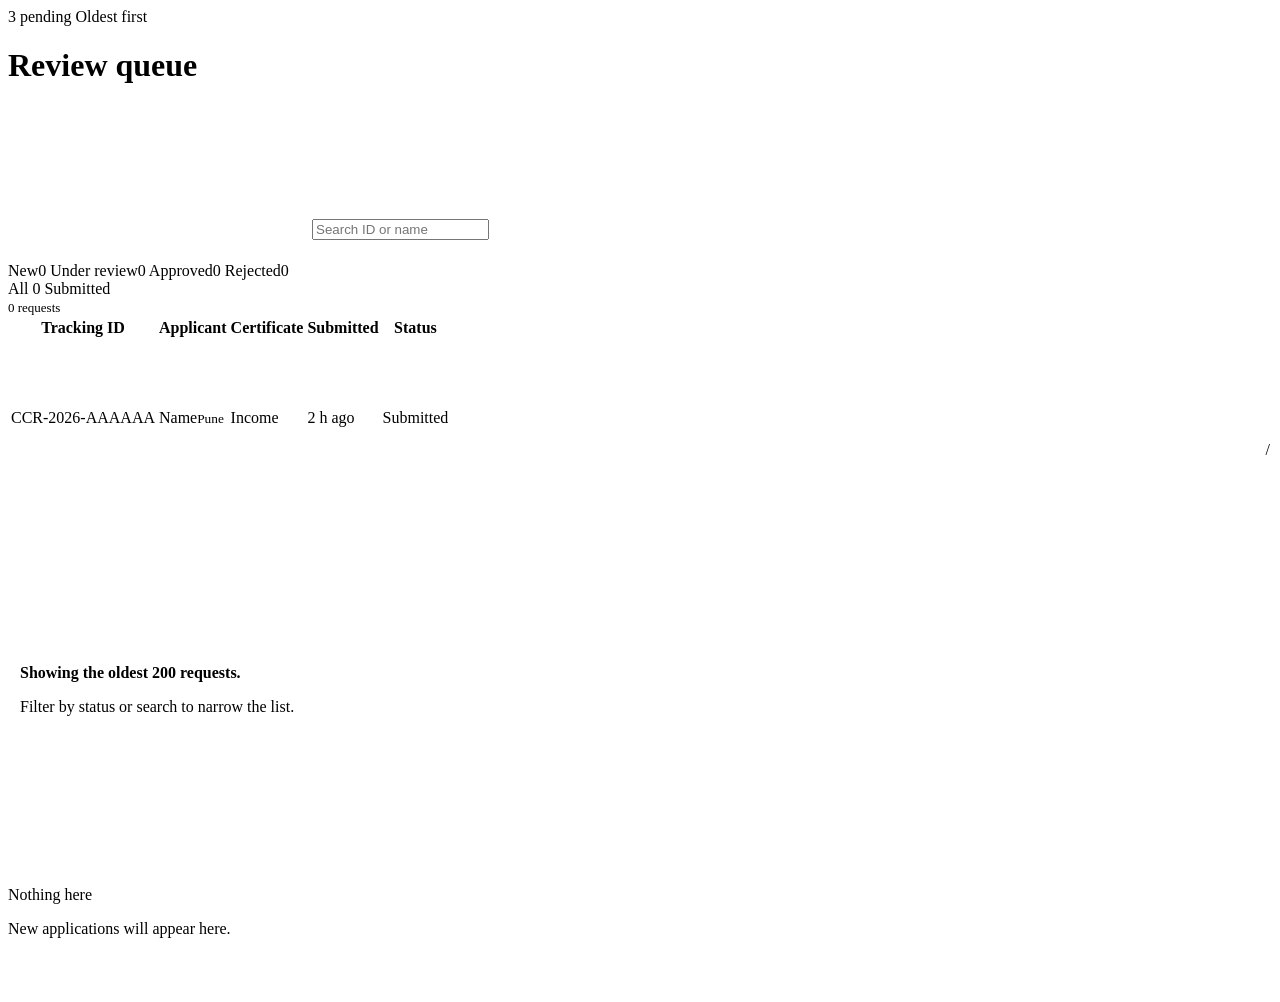
<file: src/main/resources/templates/officer/queue.html>
<!DOCTYPE html>
<html lang="en" xmlns:th="http://www.thymeleaf.org">
<head th:replace="~{fragments/layout :: head('Review queue')}"></head>
<body>
<th:block th:replace="~{fragments/layout :: chrome('officer')}"></th:block>
<main id="main">
  <div class="container" style="padding-bottom:40px">
    <header class="page-head fade-up row-between" style="align-items:flex-end;padding-bottom:22px">
      <div>
        <span class="eyebrow glass"><span class="dot-tag" th:text="${dashboard.pending()} + ' pending'">3 pending</span> Oldest first</span>
        <h1 style="margin-bottom:0">Review <span class="serif">queue</span></h1>
      </div>
      <form class="search" th:action="@{/officer}" method="get" role="search">
        <input type="hidden" name="status" th:if="${filter != null}" th:value="${filter}">
        <svg class="i"><use href="#i-search"/></svg>
        <input class="input" type="search" name="q" th:value="${q}" placeholder="Search ID or name" data-search data-testid="queue-search" aria-label="Search requests">
        <span class="kbd" style="position:absolute;right:10px;top:50%;transform:translateY(-50%)">/</span>
      </form>
    </header>

    <section class="kpis fade-up d1" data-testid="kpis">
      <a class="kpi glass" th:href="@{/officer(status='SUBMITTED')}" th:classappend="${filter?.name() == 'SUBMITTED'} ? 'is-active'" style="--k:var(--info)">
        <span class="label">New</span><span class="value" data-testid="kpi-submitted" th:text="${dashboard.submitted}">0</span></a>
      <a class="kpi glass" th:href="@{/officer(status='UNDER_REVIEW')}" th:classappend="${filter?.name() == 'UNDER_REVIEW'} ? 'is-active'" style="--k:var(--warn)">
        <span class="label">Under review</span><span class="value" data-testid="kpi-under-review" th:text="${dashboard.underReview}">0</span></a>
      <a class="kpi glass" th:href="@{/officer(status='APPROVED')}" th:classappend="${filter?.name() == 'APPROVED'} ? 'is-active'" style="--k:var(--ok)">
        <span class="label">Approved</span><span class="value" data-testid="kpi-approved" th:text="${dashboard.approved}">0</span></a>
      <a class="kpi glass" th:href="@{/officer(status='REJECTED')}" th:classappend="${filter?.name() == 'REJECTED'} ? 'is-active'" style="--k:var(--danger)">
        <span class="label">Rejected</span><span class="value" data-testid="kpi-rejected" th:text="${dashboard.rejected}">0</span></a>
    </section>

    <section class="glass list-panel fade-up d2">
      <div class="toolbar">
        <nav class="seg" aria-label="Filter by status">
          <a th:href="@{/officer(q=${q})}" th:classappend="${filter == null} ? 'is-active'">All <span class="count" th:text="${dashboard.total()}">0</span></a>
          <a th:each="s : ${statuses}" th:href="@{/officer(status=${s.name()},q=${q})}" th:classappend="${filter == s} ? 'is-active'"
             th:attr="data-testid='filter-' + ${s.name()}" th:text="${s.label}">Submitted</a>
        </nav>
        <span class="subtle" style="font-size:13px" th:text="${#lists.size(requests)} + (${#lists.size(requests) == 1} ? ' request' : ' requests')">0 requests</span>
      </div>

      <table class="list" th:if="${!#lists.isEmpty(requests)}" data-testid="queue-table">
        <thead><tr><th>Tracking ID</th><th>Applicant</th><th class="hide-sm">Certificate</th><th class="hide-sm">Submitted</th><th>Status</th><th></th></tr></thead>
        <tbody>
          <tr th:each="r : ${requests}" th:attr="data-href=@{/officer/requests/{id}(id=${r.trackingId})},data-testid='row-' + ${r.trackingId}">
            <td><a class="mono" th:href="@{/officer/requests/{id}(id=${r.trackingId})}" th:text="${r.trackingId}">CCR-2026-AAAAAA</a></td>
            <td><span class="who"><span th:text="${r.applicantName}">Name</span><small th:text="${r.district}">Pune</small></span></td>
            <td class="hide-sm"><span class="badge" th:text="${r.certificateType.shortLabel}">Income</span></td>
            <td class="hide-sm subtle" th:text="${@fmt.relative(r.submittedAt)}" th:title="${@fmt.dateTime(r.submittedAt)}">2 h ago</td>
            <td><span class="status" th:classappend="'status-' + ${r.status.name()}" th:text="${r.status.label}">Submitted</span></td>
            <td><svg class="i arrow"><use href="#i-chevron-right"/></svg></td>
          </tr>
        </tbody>
      </table>

      <div class="alert alert-info" style="margin:12px;border-radius:12px" th:if="${truncated}" data-testid="queue-truncated">
        <svg class="i"><use href="#i-alert"/></svg>
        <div><strong th:text="'Showing the oldest ' + ${queueLimit} + ' requests.'">Showing the oldest 200 requests.</strong>
          <p>Filter by status or search to narrow the list.</p></div>
      </div>

      <div class="empty" th:if="${#lists.isEmpty(requests)}" data-testid="queue-empty">
        <div class="icon-tile"><svg class="i"><use href="#i-inbox"/></svg></div>
        <strong style="color:var(--text);font-weight:500">Nothing here</strong>
        <p th:text="${q != ''} ? 'No requests match “' + ${q} + '”.' : 'New applications will appear here.'">New applications will appear here.</p>
      </div>
    </section>
  </div>
</main>
<footer th:replace="~{fragments/layout :: footer}"></footer>
<th:block th:replace="~{fragments/layout :: scripts}"></th:block>
</body>
</html>
</file>
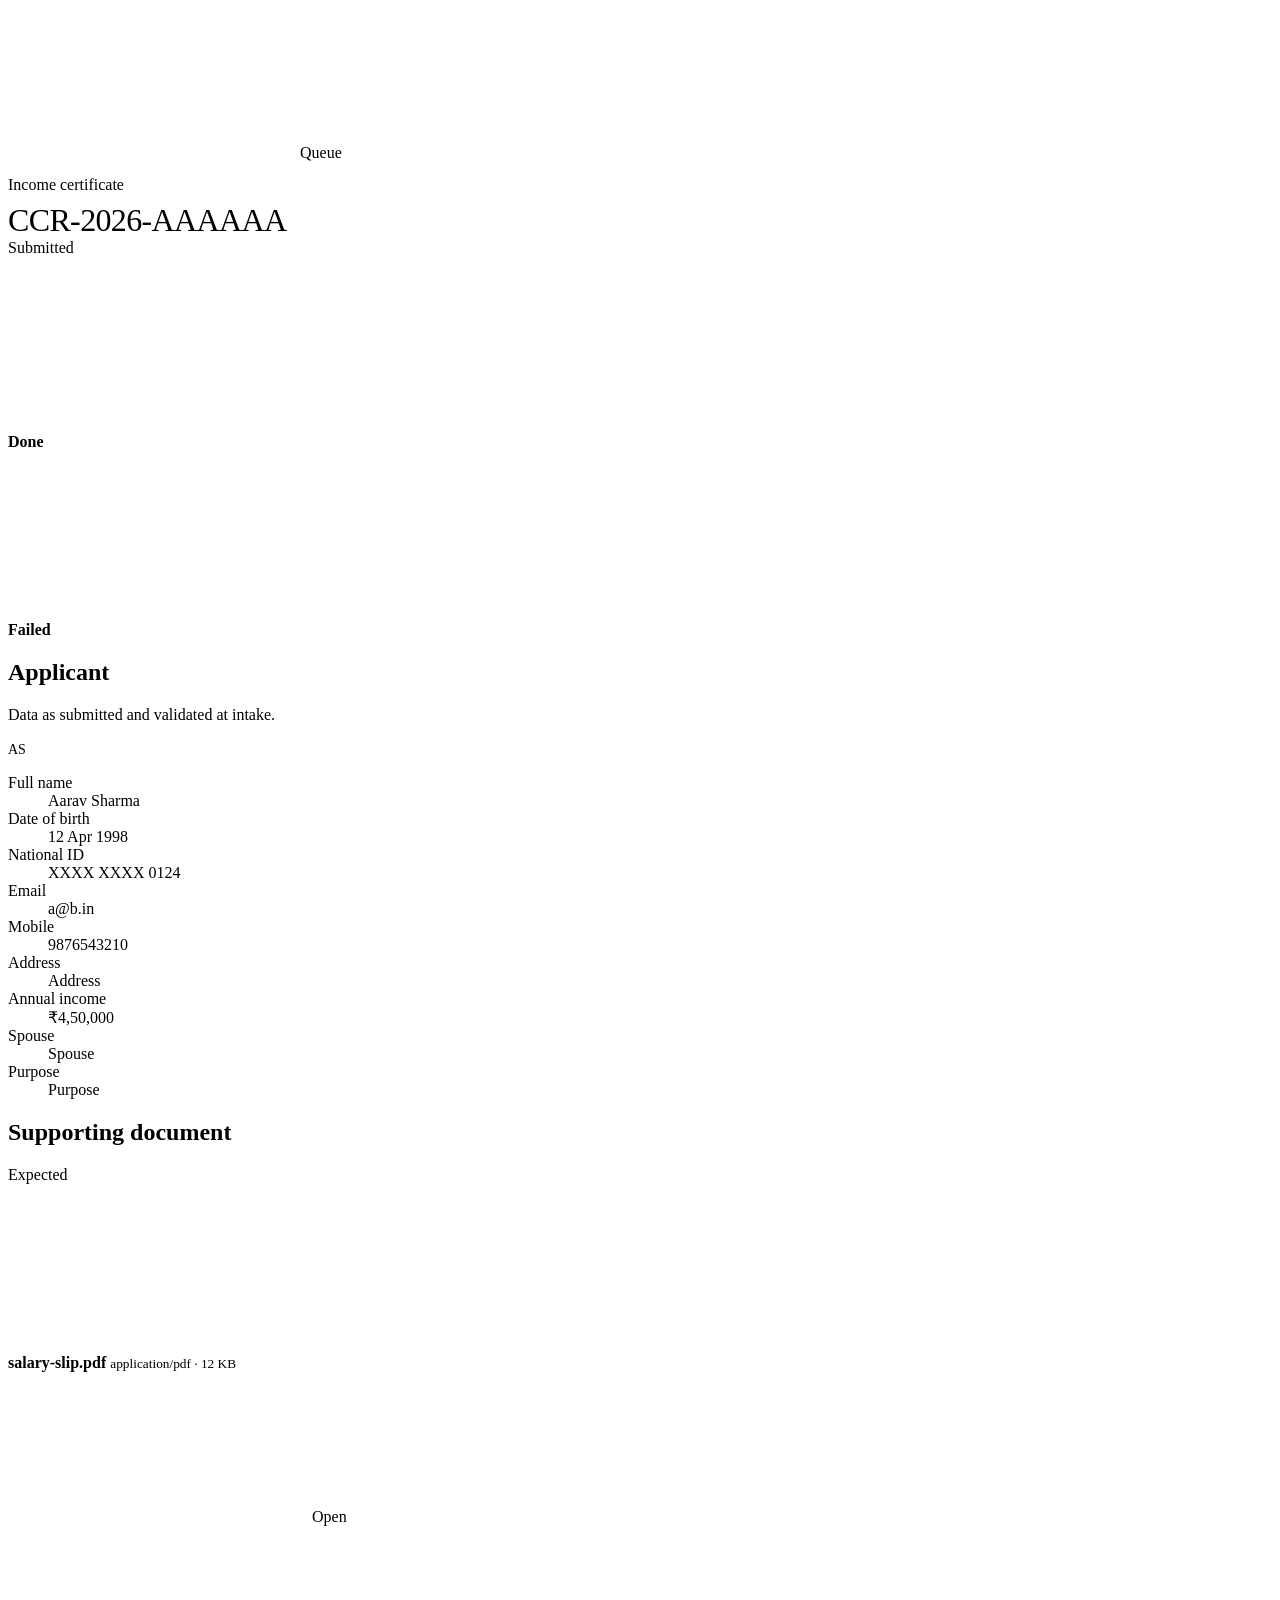
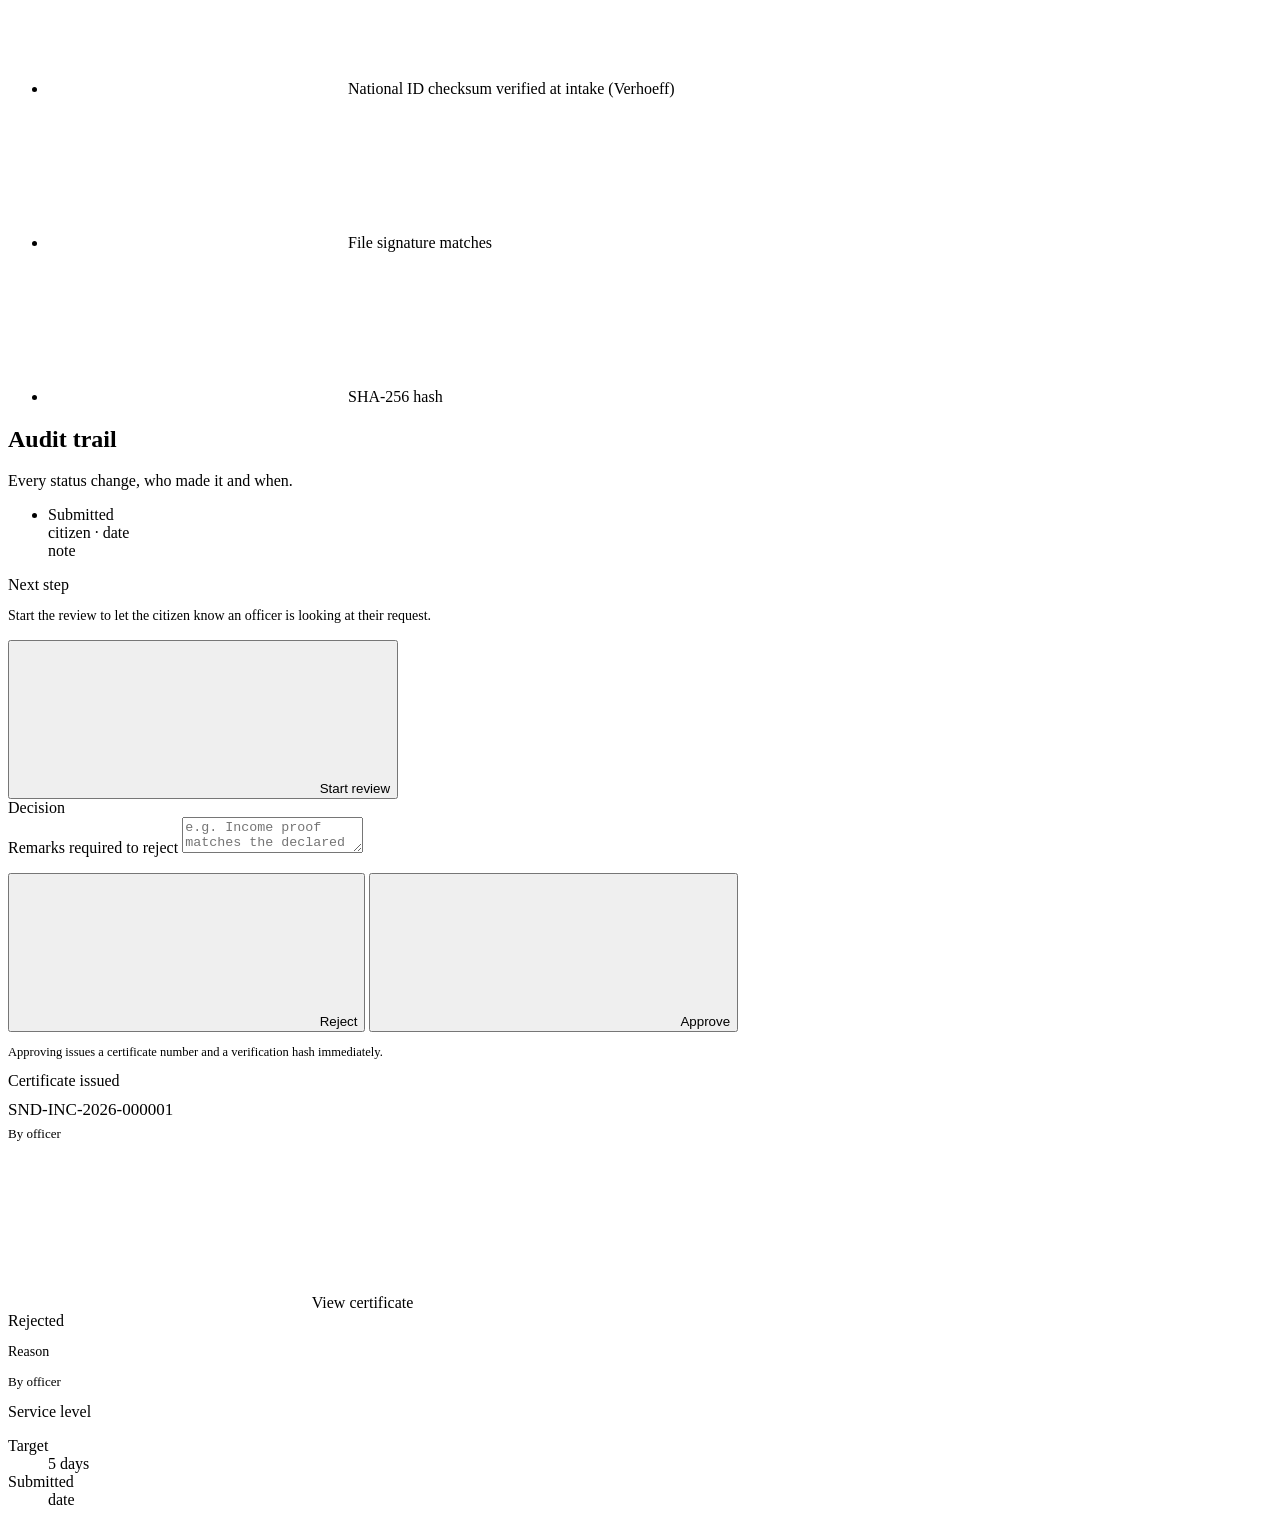
<file: src/main/resources/templates/officer/request.html>
<!DOCTYPE html>
<html lang="en" xmlns:th="http://www.thymeleaf.org">
<head th:replace="~{fragments/layout :: head(${request.trackingId})}"></head>
<body>
<th:block th:replace="~{fragments/layout :: chrome('officer')}"></th:block>
<main id="main" th:with="s=${request.status.name()}">
  <div class="container">
    <header class="page-head fade-up" style="padding-bottom:22px">
      <a class="btn btn-ghost btn-sm" th:href="@{/officer}" style="margin-left:-12px"><svg class="i"><use href="#i-chevron-left"/></svg> Queue</a>
      <div class="row-between" style="margin-top:14px;align-items:flex-end">
        <div>
          <span class="subtle" th:text="${request.certificateType.label} + ' · submitted ' + ${@fmt.relative(request.submittedAt)}">Income certificate</span>
          <h1 class="mono" style="font-family:var(--font-mono);font-weight:500;letter-spacing:-.02em;margin:8px 0 0" data-testid="detail-tracking-id" th:text="${request.trackingId}">CCR-2026-AAAAAA</h1>
        </div>
        <span class="status status-lg" th:classappend="'status-' + ${s}" data-testid="detail-status" th:text="${request.status.label}">Submitted</span>
      </div>
    </header>

    <div class="alert alert-success fade-up" style="margin-bottom:16px" th:if="${success != null}" role="status" data-testid="flash-success">
      <svg class="i"><use href="#i-check"/></svg><div><strong th:text="${success}">Done</strong></div>
    </div>
    <div class="alert alert-error fade-up" style="margin-bottom:16px" th:if="${failure != null}" role="alert" data-testid="flash-failure">
      <svg class="i"><use href="#i-alert"/></svg><div><strong th:text="${failure}">Failed</strong></div>
    </div>

    <div class="split">
      <div class="stack">
        <section class="card glass fade-up d1">
          <div class="card-head"><div><h2>Applicant</h2><p>Data as submitted and validated at intake.</p></div>
            <span class="avatar" style="width:40px;height:40px;font-size:14px" th:text="${@fmt.initials(request.applicantName)}">AS</span></div>
          <dl class="kv">
            <dt>Full name</dt><dd data-testid="detail-name" th:text="${request.applicantName}">Aarav Sharma</dd>
            <dt>Date of birth</dt><dd th:text="${@fmt.date(request.dateOfBirth)} + ' · ' + ${@fmt.age(request.dateOfBirth)} + ' years'">12 Apr 1998</dd>
            <dt>National ID</dt><dd class="mono" th:text="${request.nationalIdMasked}">XXXX XXXX 0124</dd>
            <dt>Email</dt><dd th:text="${request.email}">a@b.in</dd>
            <dt>Mobile</dt><dd class="mono" th:text="${request.phone}">9876543210</dd>
            <dt>Address</dt><dd th:text="${request.address} + ', ' + ${request.district} + ' – ' + ${request.pinCode}">Address</dd>
            <dt th:if="${request.annualIncome != null}">Annual income</dt><dd th:if="${request.annualIncome != null}" th:text="${@fmt.rupees(request.annualIncome)}">₹4,50,000</dd>
            <dt th:if="${request.spouseName != null}">Spouse</dt><dd th:if="${request.spouseName != null}" th:text="${request.spouseName}">Spouse</dd>
            <dt>Purpose</dt><dd th:text="${request.purpose}">Purpose</dd>
          </dl>
        </section>

        <section class="card glass fade-up d2">
          <div class="card-head"><div><h2>Supporting document</h2><p th:text="'Expected: ' + ${request.certificateType.requiredDocument}">Expected</p></div></div>
          <div class="doc-card">
            <span class="icon-tile"><svg class="i"><use href="#i-file"/></svg></span>
            <div class="meta">
              <strong th:text="${request.documentName}">salary-slip.pdf</strong>
              <small th:text="${request.documentContentType} + ' · ' + ${@fmt.size(request.documentSize)}">application/pdf · 12 KB</small>
            </div>
            <a class="btn btn-glass btn-sm" th:href="@{/officer/requests/{id}/document(id=${request.trackingId})}" target="_blank" rel="noopener" data-testid="open-document">
              <svg class="i"><use href="#i-eye"/></svg> Open</a>
          </div>
          <ul class="check-list" style="margin-top:18px">
            <li><svg class="i"><use href="#i-check"/></svg>National ID checksum verified at intake (Verhoeff)</li>
            <li><svg class="i"><use href="#i-check"/></svg><span th:text="'File signature matches ' + ${request.documentContentType}">File signature matches</span></li>
            <li><svg class="i"><use href="#i-check"/></svg><span>SHA-256 <span class="hash" th:text="${request.documentSha256}">hash</span></span></li>
          </ul>
        </section>

        <section class="card glass fade-up d3">
          <div class="card-head"><div><h2>Audit trail</h2><p>Every status change, who made it and when.</p></div></div>
          <ul class="timeline" data-testid="audit-trail">
            <li th:each="e : ${request.historyNewestFirst}">
              <span class="dot" th:classappend="${e.toStatus.name()}"></span>
              <div class="t-title" th:text="${e.fromStatus == null} ? 'Submitted' : ${e.fromStatus.label} + ' → ' + ${e.toStatus.label}">Submitted</div>
              <div class="t-meta" th:text="${e.actor} + ' · ' + ${@fmt.dateTime(e.occurredAt)}">citizen · date</div>
              <div class="t-note" th:if="${e.remarks != null}" th:text="${e.remarks}">note</div>
            </li>
          </ul>
        </section>
      </div>

      <aside class="stack sticky fade-up d2">
        <!-- SUBMITTED: pick it up -->
        <div class="card card-sm glass" th:if="${s == 'SUBMITTED'}" data-testid="panel-submitted">
          <div class="section-label" style="margin-bottom:10px">Next step</div>
          <p class="muted" style="font-size:14px;margin-bottom:16px">Start the review to let the citizen know an officer is looking at their request.</p>
          <form th:action="@{/officer/requests/{id}/start-review(id=${request.trackingId})}" method="post">
            <button class="btn btn-primary btn-block" type="submit" data-testid="start-review"><svg class="i"><use href="#i-play"/></svg> Start review</button>
          </form>
        </div>

        <!-- UNDER_REVIEW: decide -->
        <form class="card card-sm glass stack action-panel" th:if="${s == 'UNDER_REVIEW'}" th:object="${decision}"
              th:action="@{/officer/requests/{id}/approve(id=${request.trackingId})}" method="post" data-testid="panel-decide">
          <div class="section-label" style="margin-bottom:0">Decision</div>
          <div class="field" th:classappend="${#fields.hasErrors('remarks')} ? 'has-error'">
            <label for="remarks">Remarks <span class="opt">required to reject</span></label>
            <textarea class="textarea" th:field="*{remarks}" maxlength="500" placeholder="e.g. Income proof matches the declared amount."></textarea>
            <p class="field-error" th:if="${#fields.hasErrors('remarks')}" th:text="${#fields.errors('remarks')[0]}" data-testid="error-remarks"></p>
          </div>
          <div class="grid-2" style="gap:10px">
            <button class="btn btn-danger" type="submit" th:formaction="@{/officer/requests/{id}/reject(id=${request.trackingId})}" data-testid="reject">
              <svg class="i"><use href="#i-x"/></svg> Reject</button>
            <button class="btn btn-success" type="submit" data-testid="approve"><svg class="i"><use href="#i-check"/></svg> Approve</button>
          </div>
          <p class="subtle" style="font-size:12.5px">Approving issues a certificate number and a verification hash immediately.</p>
        </form>

        <!-- APPROVED -->
        <div class="card card-sm glass" th:if="${s == 'APPROVED'}" data-testid="panel-approved">
          <div class="section-label" style="margin-bottom:10px">Certificate issued</div>
          <div class="mono" style="font-size:17px;font-weight:500" data-testid="certificate-number" th:text="${request.certificateNumber}">SND-INC-2026-000001</div>
          <p class="subtle" style="font-size:13px;margin:6px 0 16px" th:text="'By ' + ${request.reviewedBy} + ' · ' + ${@fmt.dateTime(request.decidedAt)}">By officer</p>
          <a class="btn btn-glass btn-block" th:href="@{/certificate/{id}(id=${request.trackingId})}" data-testid="officer-view-certificate"><svg class="i"><use href="#i-file"/></svg> View certificate</a>
        </div>

        <!-- REJECTED -->
        <div class="card card-sm glass" th:if="${s == 'REJECTED'}" data-testid="panel-rejected">
          <div class="section-label" style="margin-bottom:10px">Rejected</div>
          <p style="font-size:14px" th:text="${request.decisionRemarks}">Reason</p>
          <p class="subtle" style="font-size:13px;margin-top:8px" th:text="'By ' + ${request.reviewedBy} + ' · ' + ${@fmt.dateTime(request.decidedAt)}">By officer</p>
        </div>

        <div class="card card-sm glass">
          <div class="section-label" style="margin-bottom:6px">Service level</div>
          <dl class="kv" style="grid-template-columns:110px 1fr">
            <dt>Target</dt><dd th:text="${request.certificateType.slaDays} + ' working days'">5 days</dd>
            <dt>Submitted</dt><dd th:text="${@fmt.dateTime(request.submittedAt)}">date</dd>
          </dl>
        </div>
      </aside>
    </div>
  </div>
</main>
<footer th:replace="~{fragments/layout :: footer}"></footer>
<th:block th:replace="~{fragments/layout :: scripts}"></th:block>
</body>
</html>
</file>
<file: docs/evidence/phase-09-selenium/report/css/site.css>
/* You can override this file with your own styles */
</file>
<file: docs/evidence/phase-09-selenium/report/css/print.css>
/*
 * Licensed to the Apache Software Foundation (ASF) under one
 * or more contributor license agreements.  See the NOTICE file
 * distributed with this work for additional information
 * regarding copyright ownership.  The ASF licenses this file
 * to you under the Apache License, Version 2.0 (the
 * "License"); you may not use this file except in compliance
 * with the License.  You may obtain a copy of the License at
 *
 *   http://www.apache.org/licenses/LICENSE-2.0
 *
 * Unless required by applicable law or agreed to in writing,
 * software distributed under the License is distributed on an
 * "AS IS" BASIS, WITHOUT WARRANTIES OR CONDITIONS OF ANY
 * KIND, either express or implied.  See the License for the
 * specific language governing permissions and limitations
 * under the License.
 */

#banner,
#footer,
#leftcol,
#breadcrumbs,
.docs #toc,
.docs .courtesylinks,
#leftColumn,
#navColumn {
  display: none !important;
}

#bodyColumn,
body.docs div.docs {
  margin: 0 !important;
  border: none !important;
}
</file>
